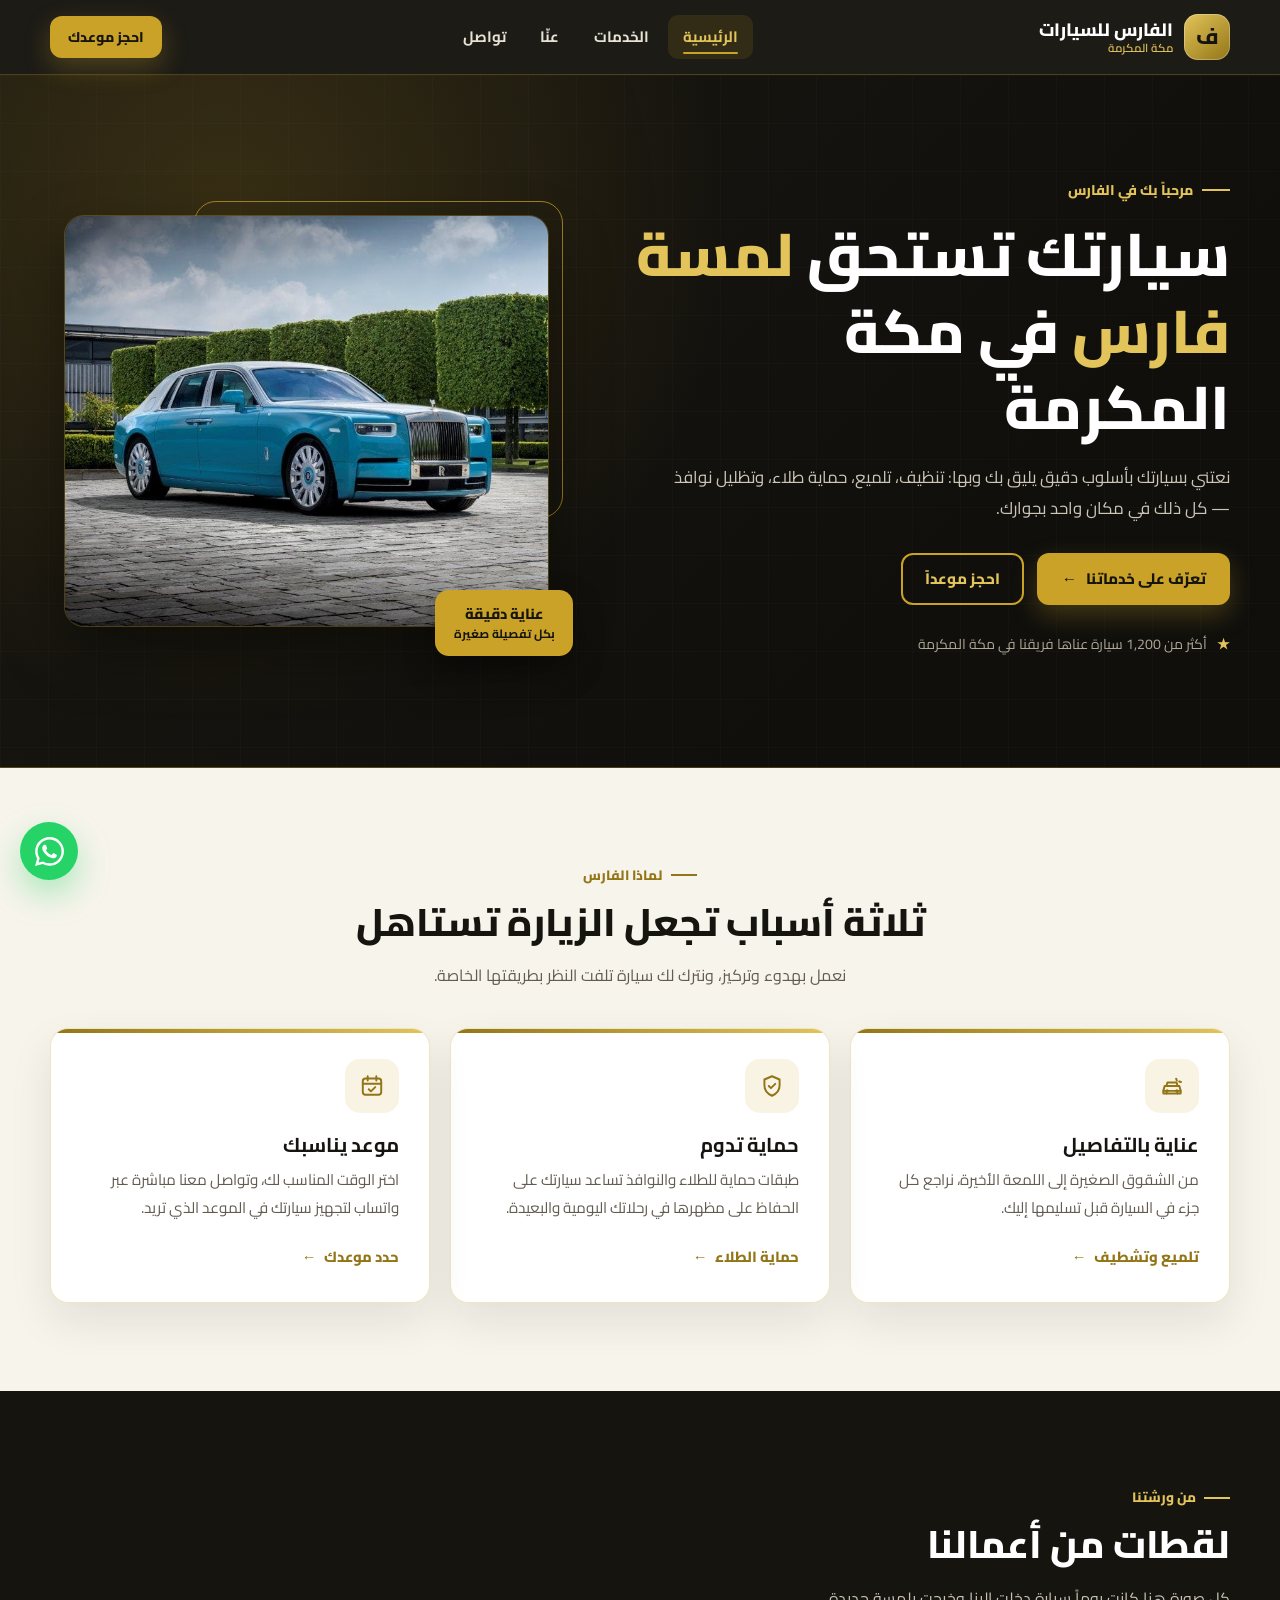
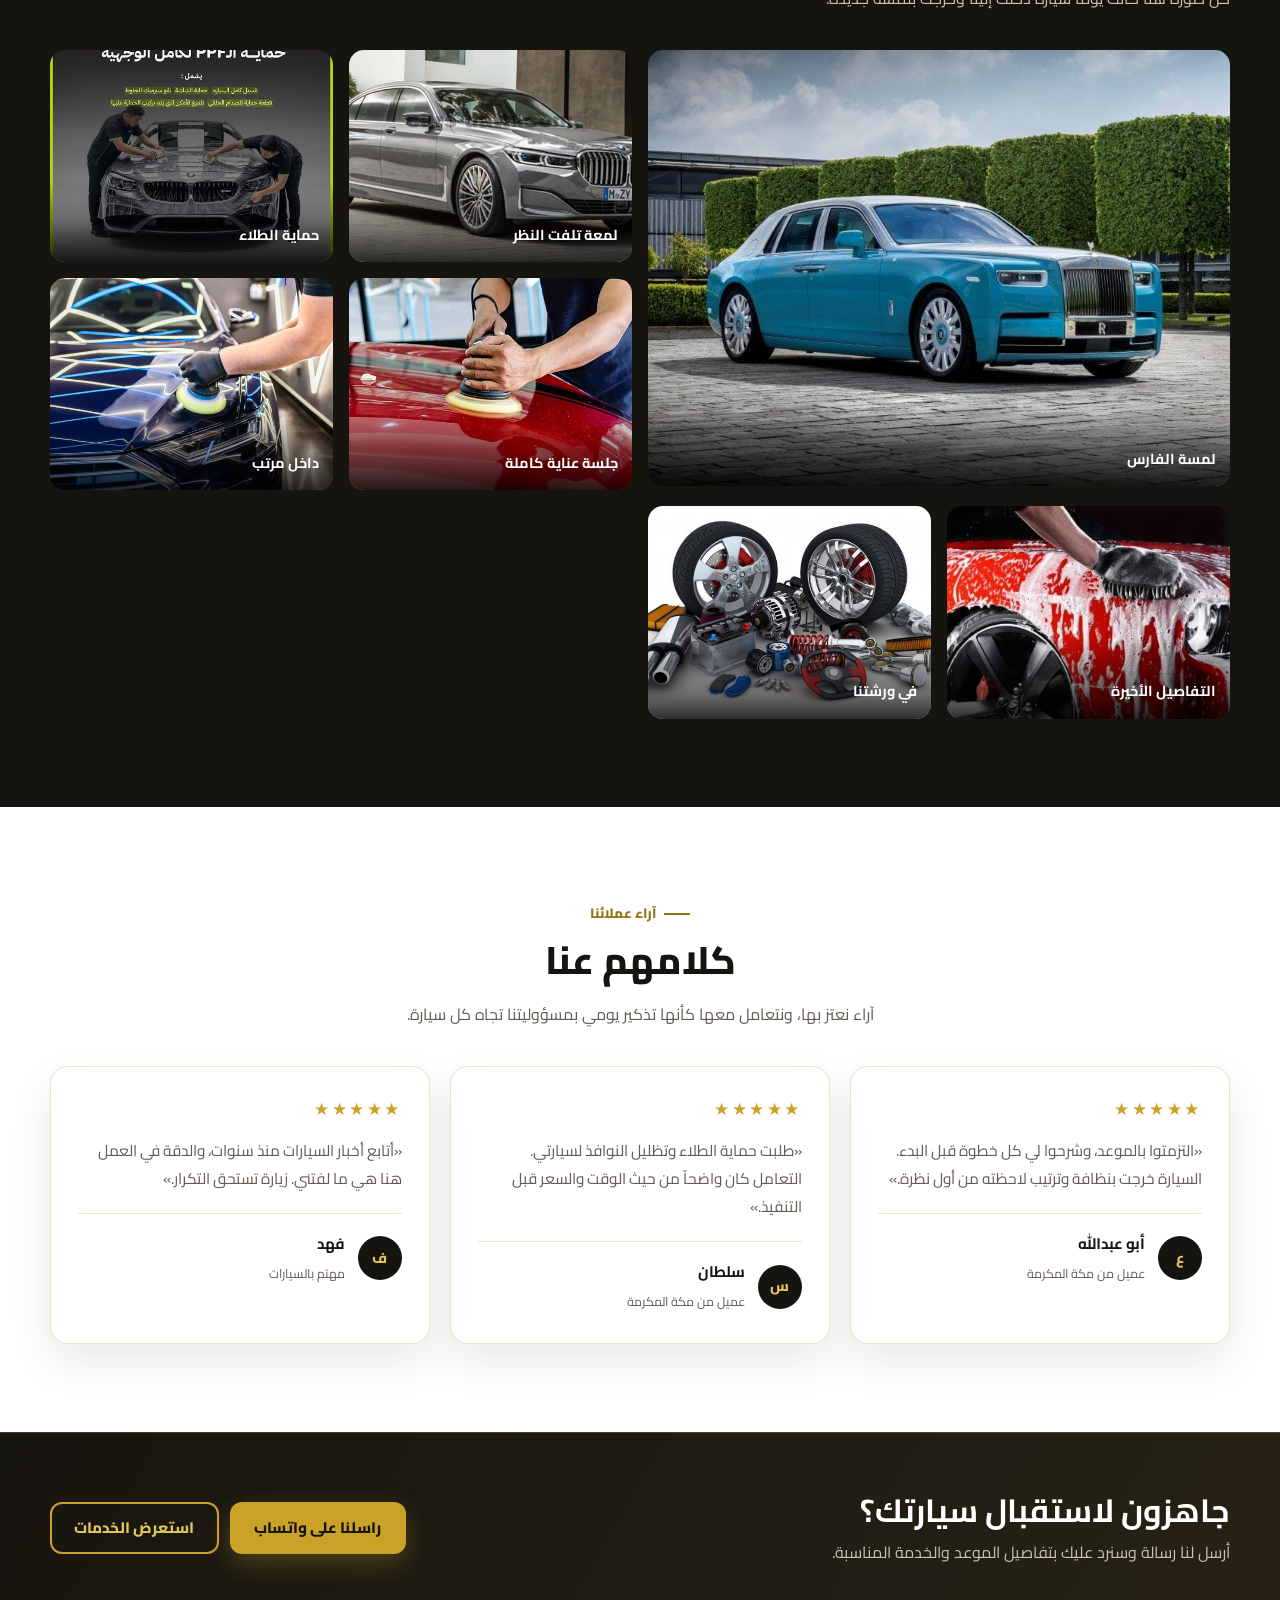
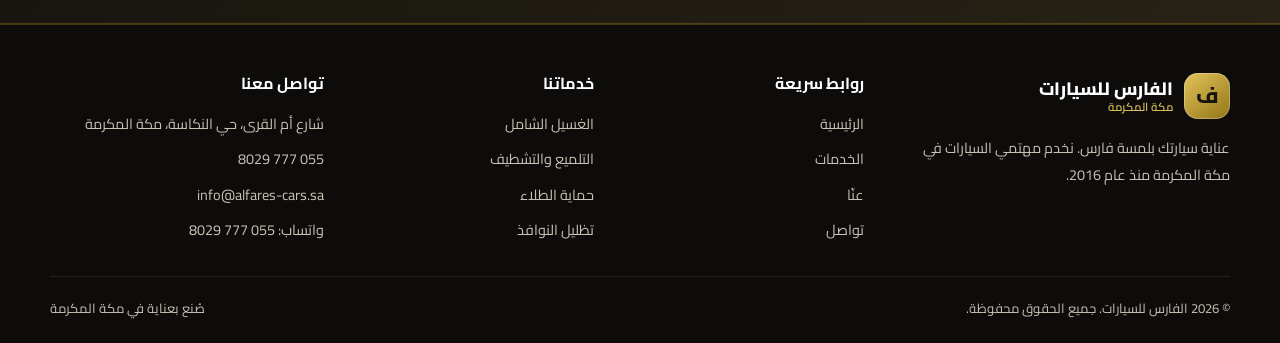
<file: index.html>
<!DOCTYPE html>
<html lang="ar" dir="rtl">
<head>
    <meta charset="UTF-8">
    <meta name="viewport" content="width=device-width, initial-scale=1.0">
    <title>الفارس للسيارات | مكة المكرمة</title>
    <meta name="description" content="الفارس للسيارات في مكة المكرمة — عناية وتلميع وحماية طلاء وتظليل نوافذ لعشاق السيارات. تواصل معنا عبر واتساب 0557778029.">
    <link rel="icon" href="data:image/svg+xml,<svg xmlns='http://www.w3.org/2000/svg' viewBox='0 0 64 64'><rect width='64' height='64' rx='14' fill='%23C9A227'/><text x='50%25' y='55%25' font-size='36' font-family='Arial' font-weight='bold' text-anchor='middle' fill='%2316140F'>F</text></svg>">
    <link rel="stylesheet" href="style.css">
</head>
<body>
    <a class="skip-link" href="#main">تخطَّ إلى المحتوى</a>

    <!-- الترويسة المشتركة -->
    <header class="site-header">
        <div class="container header-inner">
            <a class="brand" href="index.html" aria-label="الفارس للسيارات — الصفحة الرئيسية">
                <span class="brand-mark" aria-hidden="true">ف</span>
                <span class="brand-text">
                    <span class="brand-name">الفارس للسيارات</span>
                    <span class="brand-sub">مكة المكرمة</span>
                </span>
            </a>

            <nav class="nav" aria-label="التنقل الرئيسي">
                <a href="index.html" aria-current="page">الرئيسية</a>
                <a href="services.html">الخدمات</a>
                <a href="about.html">عنّا</a>
                <a href="contact.html">تواصل</a>
            </nav>

            <a class="btn btn--primary header-cta" href="https://wa.me/966557778029?text=%d9%85%d8%b1%d8%ad%d8%a8%d8%a7%d9%8b+%d8%a7%d9%84%d9%81%d8%a7%d8%b1%d8%b3+%d9%84%d9%84%d8%b3%d9%8a%d8%a7%d8%b1%d8%a7%d8%aa%d8%8c+%d8%a3%d9%88%d8%af+%d9%85%d8%b9%d8%b1%d9%81%d8%a9+%d8%a7%d9%84%d9%85%d8%b2%d9%8a%d8%af+%d8%b9%d9%86+%d8%ae%d8%af%d9%85%d8%a7%d8%aa%d9%83%d9%85.">احجز موعدك</a>

            <details class="mobile-menu">
                <summary>
                    <span class="hamburger" aria-hidden="true"><span></span><span></span><span></span></span>
                    القائمة
                </summary>
                <nav class="mobile-links" aria-label="تنقل الجوال">
                    <a href="index.html" aria-current="page">الرئيسية</a>
                    <a href="services.html">الخدمات</a>
                    <a href="about.html">عنّا</a>
                    <a href="contact.html">تواصل</a>
                    <a href="https://wa.me/966557778029?text=%d9%85%d8%b1%d8%ad%d8%a8%d8%a7%d9%8b+%d8%a7%d9%84%d9%81%d8%a7%d8%b1%d8%b3+%d9%84%d9%84%d8%b3%d9%8a%d8%a7%d8%b1%d8%a7%d8%aa%d8%8c+%d8%a3%d9%88%d8%af+%d9%85%d8%b9%d8%b1%d9%81%d8%a9+%d8%a7%d9%84%d9%85%d8%b2%d9%8a%d8%af+%d8%b9%d9%86+%d8%ae%d8%af%d9%85%d8%a7%d8%aa%d9%83%d9%85.">واتساب</a>
                </nav>
            </details>
        </div>
    </header>

    <main id="main">
        <!-- 1. الترحيب -->
        <section class="hero" aria-labelledby="hero-title">
            <div class="container hero-inner">
                <div class="hero-content">
                    <span class="eyebrow">مرحباً بك في الفارس</span>
                    <h1 id="hero-title">سيارتك تستحق <span>لمسة فارس</span> في مكة المكرمة</h1>
                    <p class="hero-lead">نعتني بسيارتك بأسلوب دقيق يليق بك وبها: تنظيف، تلميع، حماية طلاء، وتظليل نوافذ — كل ذلك في مكان واحد بجوارك.</p>
                    <div class="hero-actions">
                        <a class="btn btn--primary" href="services.html">تعرّف على خدماتنا <span aria-hidden="true">←</span></a>
                        <a class="btn btn--outline" href="contact.html">احجز موعداً</a>
                    </div>
                    <p class="hero-note"><span aria-hidden="true">★</span> أكثر من 1,200 سيارة عناها فريقنا في مكة المكرمة</p>
                </div>
                <div class="hero-visual">
                    <img src="rols.jpg" alt="سيارة فاخرة بعد جلسة عناية وتلميع لدى الفارس للسيارات" width="900" height="765">
                    <div class="hero-badge">عناية دقيقة<small>بكل تفصيلة صغيرة</small></div>
                </div>
            </div>
        </section>

        <!-- 2. ثلاث مميزات -->
        <section class="section" aria-labelledby="features-title">
            <div class="container">
                <div class="section-head section-head--center">
                    <span class="section-kicker">لماذا الفارس</span>
                    <h2 class="section-title" id="features-title">ثلاثة أسباب تجعل الزيارة تستاهل</h2>
                    <p class="section-lead">نعمل بهدوء وتركيز، ونترك لك سيارة تلفت النظر بطريقتها الخاصة.</p>
                </div>

                <div class="grid grid--3">
                    <article class="feature">
                        <div class="feature-icon" aria-hidden="true">
                            <svg viewBox="0 0 24 24"><path d="M4 16.5 5.2 12h13.6L20 16.5"/><path d="M4 16.5h16V19H4z"/><path d="M7 16.5v2.5M17 16.5v2.5"/><path d="m6.8 12 1-3.2h8.4l1 3.2"/><circle cx="7.5" cy="16.5" r=".6"/><circle cx="16.5" cy="16.5" r=".6"/><path d="m15.8 5.2.7 1.8M18.6 7.8l1.7.5"/></svg>
                        </div>
                        <h3>عناية بالتفاصيل</h3>
                        <p>من الشقوق الصغيرة إلى اللمعة الأخيرة، نراجع كل جزء في السيارة قبل تسليمها إليك.</p>
                        <a class="link-more" href="services.html#polish">تلميع وتشطيف <span aria-hidden="true">←</span></a>
                    </article>

                    <article class="feature">
                        <div class="feature-icon" aria-hidden="true">
                            <svg viewBox="0 0 24 24"><path d="M12 3 5 6v5.5c0 4.3 2.8 7.6 7 9.5 4.2-1.9 7-5.2 7-9.5V6z"/><path d="m9 12 2 2 4-4"/></svg>
                        </div>
                        <h3>حماية تدوم</h3>
                        <p>طبقات حماية للطلاء والنوافذ تساعد سيارتك على الحفاظ على مظهرها في رحلاتك اليومية والبعيدة.</p>
                        <a class="link-more" href="services.html#ppf">حماية الطلاء <span aria-hidden="true">←</span></a>
                    </article>

                    <article class="feature">
                        <div class="feature-icon" aria-hidden="true">
                            <svg viewBox="0 0 24 24"><rect x="3.5" y="5" width="17" height="15" rx="2.5"/><path d="M3.5 10h17M8 3v4M16 3v4"/><path d="m9 15 2 2 4-4"/></svg>
                        </div>
                        <h3>موعد يناسبك</h3>
                        <p>اختر الوقت المناسب لك، وتواصل معنا مباشرة عبر واتساب لتجهيز سيارتك في الموعد الذي تريد.</p>
                        <a class="link-more" href="contact.html">حدد موعدك <span aria-hidden="true">←</span></a>
                    </article>
                </div>
            </div>
        </section>

        <!-- 3. الصور -->
        <section class="section section--dark" aria-labelledby="gallery-title">
            <div class="container">
                <div class="section-head">
                    <span class="section-kicker">من ورشتنا</span>
                    <h2 class="section-title" id="gallery-title">لقطات من أعمالنا</h2>
                    <p class="section-lead">كل صورة هنا كانت يوماً سيارة دخلت إلينا وخرجت بلمسة جديدة.</p>
                </div>

                <div class="gallery-grid">
                    <figure class="gallery-item gallery-item--wide">
                        <img src="rols.jpg" alt="سيارة فاخرة ضمن أعمال الفارس للسيارات" loading="lazy" width="900" height="700">
                        <figcaption>لمسة الفارس</figcaption>
                    </figure>
                    <figure class="gallery-item">
                        <img src="bmw.jpg" alt="سيارة BMW بعد جلسة تلميع" loading="lazy" width="600" height="450">
                        <figcaption>لمعة تلفت النظر</figcaption>
                    </figure>
                    <figure class="gallery-item">
                        <img src="ppf.jpg" alt="طبقة حماية طلاء السيارة" loading="lazy" width="600" height="450">
                        <figcaption>حماية الطلاء</figcaption>
                    </figure>
                    <figure class="gallery-item">
                        <img src="123.jpg" alt="جلسة عناية كاملة للسيارة" loading="lazy" width="600" height="450">
                        <figcaption>جلسة عناية كاملة</figcaption>
                    </figure>
                    <figure class="gallery-item">
                        <img src="263.jpg" alt="تنظيف وتنسيق داخل السيارة" loading="lazy" width="600" height="450">
                        <figcaption>داخل مرتب</figcaption>
                    </figure>
                    <figure class="gallery-item">
                        <img src="44444.jpg" alt="تفاصيل نهائية في سيارة تم العناية بها" loading="lazy" width="600" height="450">
                        <figcaption>التفاصيل الأخيرة</figcaption>
                    </figure>
                    <figure class="gallery-item">
                        <img src="9999143676.jpg" alt="سيارة في ورشة الفارس للسيارات" loading="lazy" width="600" height="450">
                        <figcaption>في ورشتنا</figcaption>
                    </figure>
                </div>
            </div>
        </section>

        <!-- 4. الآراء -->
        <section class="section section--paper" aria-labelledby="reviews-title">
            <div class="container">
                <div class="section-head section-head--center">
                    <span class="section-kicker">آراء عملائنا</span>
                    <h2 class="section-title" id="reviews-title">كلامهم عنا</h2>
                    <p class="section-lead">آراء نعتز بها، ونتعامل معها كأنها تذكير يومي بمسؤوليتنا تجاه كل سيارة.</p>
                </div>

                <div class="grid grid--3">
                    <article class="review">
                        <div class="review-stars" aria-label="خمس نجوم">★★★★★</div>
                        <blockquote>«التزمتوا بالموعد، وشرحوا لي كل خطوة قبل البدء. السيارة خرجت بنظافة وترتيب لاحظته من أول نظرة.»</blockquote>
                        <div class="review-author">
                            <span class="avatar" aria-hidden="true">ع</span>
                            <div><strong>أبو عبدالله</strong><small>عميل من مكة المكرمة</small></div>
                        </div>
                    </article>

                    <article class="review">
                        <div class="review-stars" aria-label="خمس نجوم">★★★★★</div>
                        <blockquote>«طلبت حماية الطلاء وتظليل النوافذ لسيارتي. التعامل كان واضحاً من حيث الوقت والسعر قبل التنفيذ.»</blockquote>
                        <div class="review-author">
                            <span class="avatar" aria-hidden="true">س</span>
                            <div><strong>سلطان</strong><small>عميل من مكة المكرمة</small></div>
                        </div>
                    </article>

                    <article class="review">
                        <div class="review-stars" aria-label="خمس نجوم">★★★★★</div>
                        <blockquote>«أتابع أخبار السيارات منذ سنوات، والدقة في العمل هنا هي ما لفتني. زيارة تستحق التكرار.»</blockquote>
                        <div class="review-author">
                            <span class="avatar" aria-hidden="true">ف</span>
                            <div><strong>فهد</strong><small>مهتم بالسيارات</small></div>
                        </div>
                    </article>
                </div>
            </div>
        </section>

        <!-- لافتة ختامية -->
        <section class="cta-band" aria-label="احجز موعدك">
            <div class="container cta-inner">
                <div>
                    <h2>جاهزون لاستقبال سيارتك؟</h2>
                    <p>أرسل لنا رسالة وسنرد عليك بتفاصيل الموعد والخدمة المناسبة.</p>
                </div>
                <div class="cta-actions">
                    <a class="btn btn--primary" href="https://wa.me/966557778029?text=%d9%85%d8%b1%d8%ad%d8%a8%d8%a7%d9%8b+%d8%a7%d9%84%d9%81%d8%a7%d8%b1%d8%b3+%d9%84%d9%84%d8%b3%d9%8a%d8%a7%d8%b1%d8%a7%d8%aa%d8%8c+%d8%a3%d9%88%d8%af+%d8%a7%d9%84%d8%a7%d8%b3%d8%aa%d9%81%d8%b3%d8%a7%d8%b1+%d8%b9%d9%86+%d9%85%d9%88%d8%b9%d8%af.">راسلنا على واتساب</a>
                    <a class="btn btn--outline" href="services.html">استعرض الخدمات</a>
                </div>
            </div>
        </section>
    </main>

    <!-- التذييل المشترك -->
    <footer class="site-footer">
        <div class="container">
            <div class="footer-grid">
                <div class="footer-about">
                    <a class="brand" href="index.html" aria-label="الفارس للسيارات — الرئيسية">
                        <span class="brand-mark" aria-hidden="true">ف</span>
                        <span class="brand-text">
                            <span class="brand-name">الفارس للسيارات</span>
                            <span class="brand-sub">مكة المكرمة</span>
                        </span>
                    </a>
                    <p>عناية سيارتك بلمسة فارس. نخدم مهتمي السيارات في مكة المكرمة منذ عام 2016.</p>
                </div>

                <div>
                    <h2 class="footer-title">روابط سريعة</h2>
                    <nav class="footer-links" aria-label="روابط التذييل">
                        <a href="index.html">الرئيسية</a>
                        <a href="services.html">الخدمات</a>
                        <a href="about.html">عنّا</a>
                        <a href="contact.html">تواصل</a>
                    </nav>
                </div>

                <div>
                    <h2 class="footer-title">خدماتنا</h2>
                    <nav class="footer-links" aria-label="روابط الخدمات">
                        <a href="services.html#wash">الغسيل الشامل</a>
                        <a href="services.html#polish">التلميع والتشطيف</a>
                        <a href="services.html#ppf">حماية الطلاء</a>
                        <a href="services.html#tint">تظليل النوافذ</a>
                    </nav>
                </div>

                <div>
                    <h2 class="footer-title">تواصل معنا</h2>
                    <div class="footer-contact">
                        <span>شارع أم القرى، حي النكاسة، مكة المكرمة</span>
                        <a href="tel:+966557778029">055 777 8029</a>
                        <a href="mailto:info@alfares-cars.sa">info@alfares-cars.sa</a>
                        <a href="https://wa.me/966557778029?text=%d9%85%d8%b1%d8%ad%d8%a8%d8%a7%d9%8b+%d8%a7%d9%84%d9%81%d8%a7%d8%b1%d8%b3+%d9%84%d9%84%d8%b3%d9%8a%d8%a7%d8%b1%d8%a7%d8%aa%d8%8c+%d8%a3%d9%88%d8%af+%d9%85%d8%b9%d8%b1%d9%81%d8%a9+%d8%a7%d9%84%d9%85%d8%b2%d9%8a%d8%af+%d8%b9%d9%86+%d8%ae%d8%af%d9%85%d8%a7%d8%aa%d9%83%d9%85.">واتساب: 055 777 8029</a>
                    </div>
                </div>
            </div>

            <div class="footer-bottom">
                <span>© 2026 الفارس للسيارات. جميع الحقوق محفوظة.</span>
                <span>صُنع بعناية في مكة المكرمة</span>
            </div>
        </div>
    </footer>

    <!-- زر واتساب الثابت -->
    <a class="whatsapp-fab" href="https://wa.me/966557778029?text=%d9%85%d8%b1%d8%ad%d8%a8%d8%a7%d9%8b+%d8%a7%d9%84%d9%81%d8%a7%d8%b1%d8%b3+%d9%84%d9%84%d8%b3%d9%8a%d8%a7%d8%b1%d8%a7%d8%aa%d8%8c+%d8%a3%d9%88%d8%af+%d9%85%d8%b9%d8%b1%d9%81%d8%a9+%d8%a7%d9%84%d9%85%d8%b2%d9%8a%d8%af+%d8%b9%d9%86+%d8%ae%d8%af%d9%85%d8%a7%d8%aa%d9%83%d9%85." target="_blank" rel="noopener noreferrer" aria-label="تواصل مع الفارس للسيارات عبر واتساب" title="تواصل معنا عبر واتساب">
        <svg viewBox="0 0 24 24" aria-hidden="true"><path d="M17.472 14.382c-.297-.149-1.758-.867-2.03-.967-.273-.099-.471-.148-.67.15-.197.297-.767.966-.94 1.164-.173.199-.347.223-.644.075-.297-.15-1.255-.463-2.39-1.475-.883-.788-1.48-1.761-1.653-2.059-.173-.297-.018-.458.13-.606.134-.133.298-.347.446-.52.149-.174.198-.298.298-.498.099-.197.05-.371-.025-.52-.075-.149-.669-1.612-.916-2.207-.242-.579-.487-.5-.669-.51l-.57-.01c-.198 0-.52.074-.792.372-.272.297-1.04 1.016-1.04 2.479 0 1.462 1.065 2.875 1.213 3.074.149.198 2.096 3.2 5.077 4.487.709.306 1.262.489 1.694.625.712.227 1.36.195 1.871.118.571-.085 1.758-.719 2.006-1.413.248-.694.248-1.289.173-1.413-.074-.124-.272-.198-.57-.347m-5.421 7.403h-.004a9.87 9.87 0 0 1-5.031-1.378l-.361-.214-3.741.982.998-3.648-.235-.374a9.86 9.86 0 0 1-1.51-5.26c.001-5.45 4.436-9.884 9.888-9.884 2.64 0 5.122 1.03 6.988 2.898a9.825 9.825 0 0 1 2.893 6.994c-.003 5.45-4.437 9.884-9.885 9.884m8.413-18.297A11.815 11.815 0 0 0 12.05 0C5.495 0 .16 5.335.157 11.892c0 2.096.547 4.142 1.588 5.945L.057 24l6.305-1.654a11.882 11.882 0 0 0 5.683 1.448h.005c6.554 0 11.89-5.335 11.893-11.893a11.821 11.821 0 0 0-3.48-8.413Z"/></svg>
    </a>
</body>
</html>
</file>
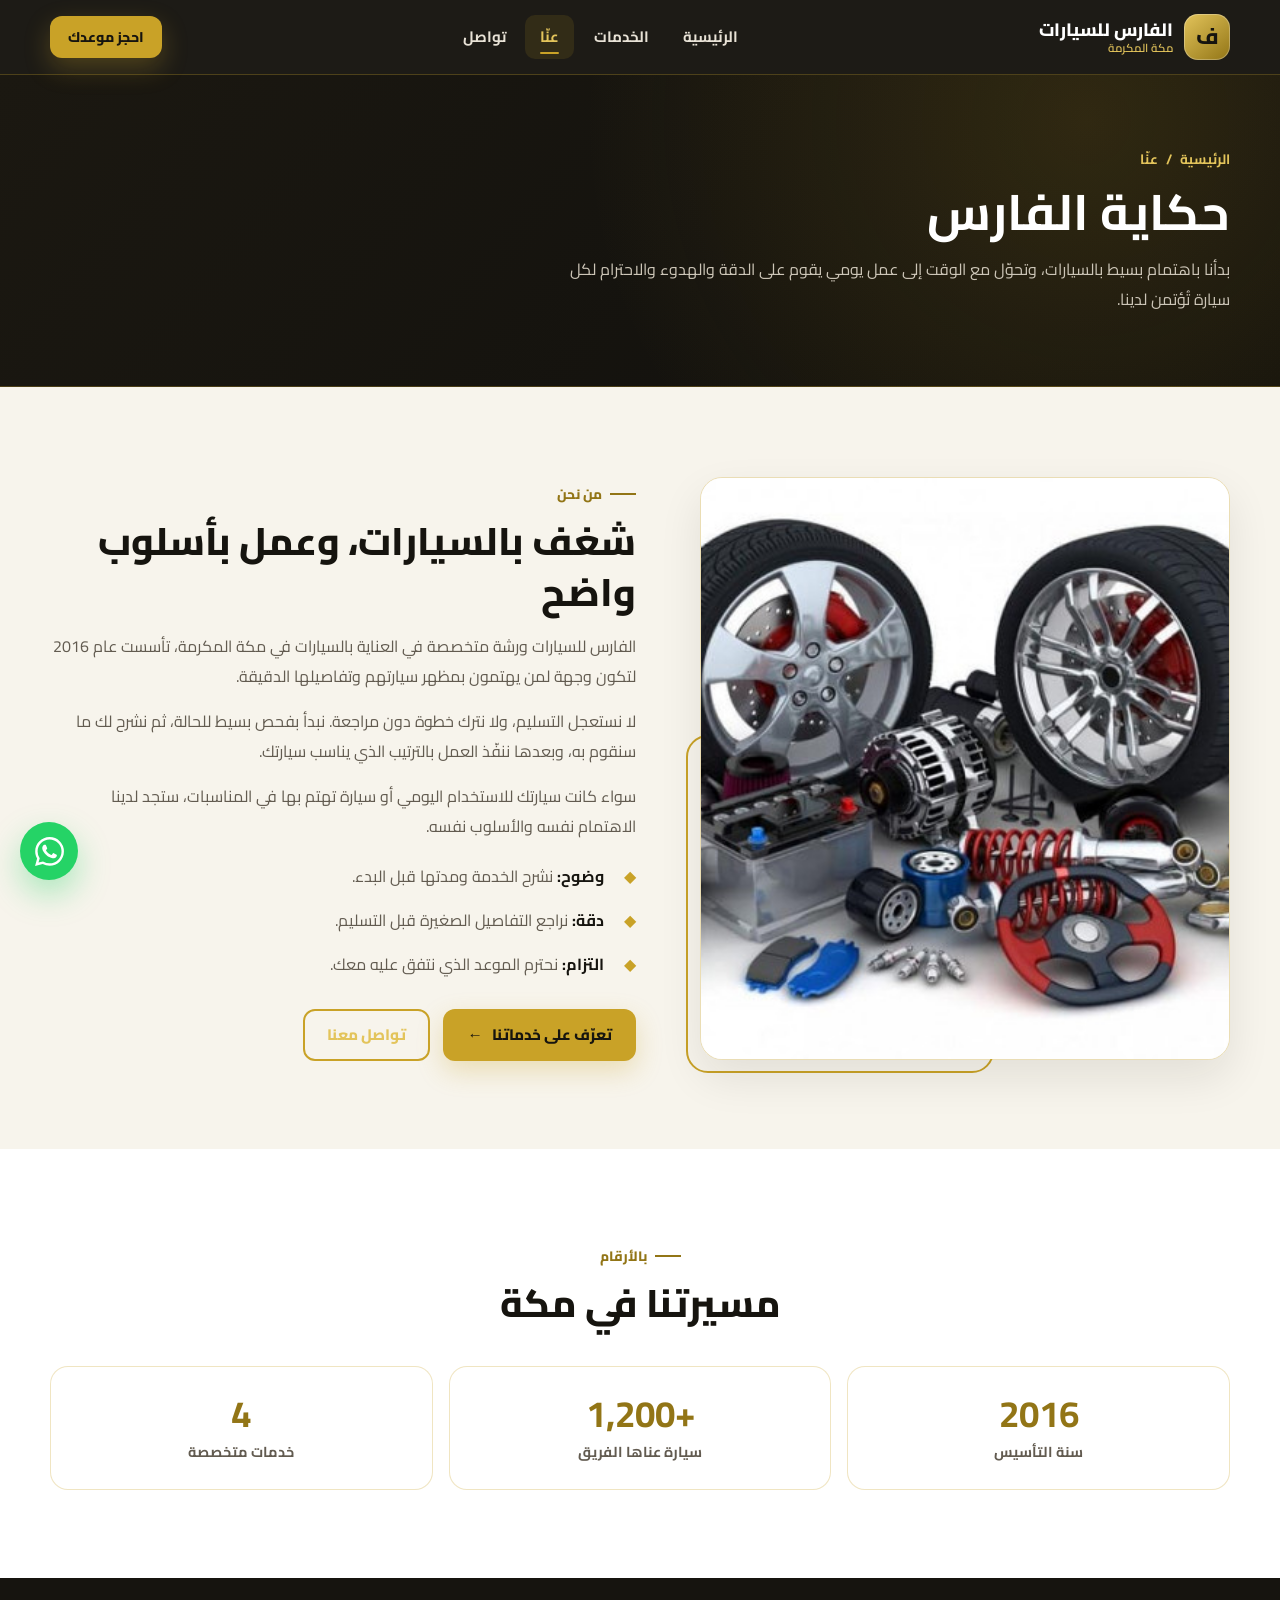
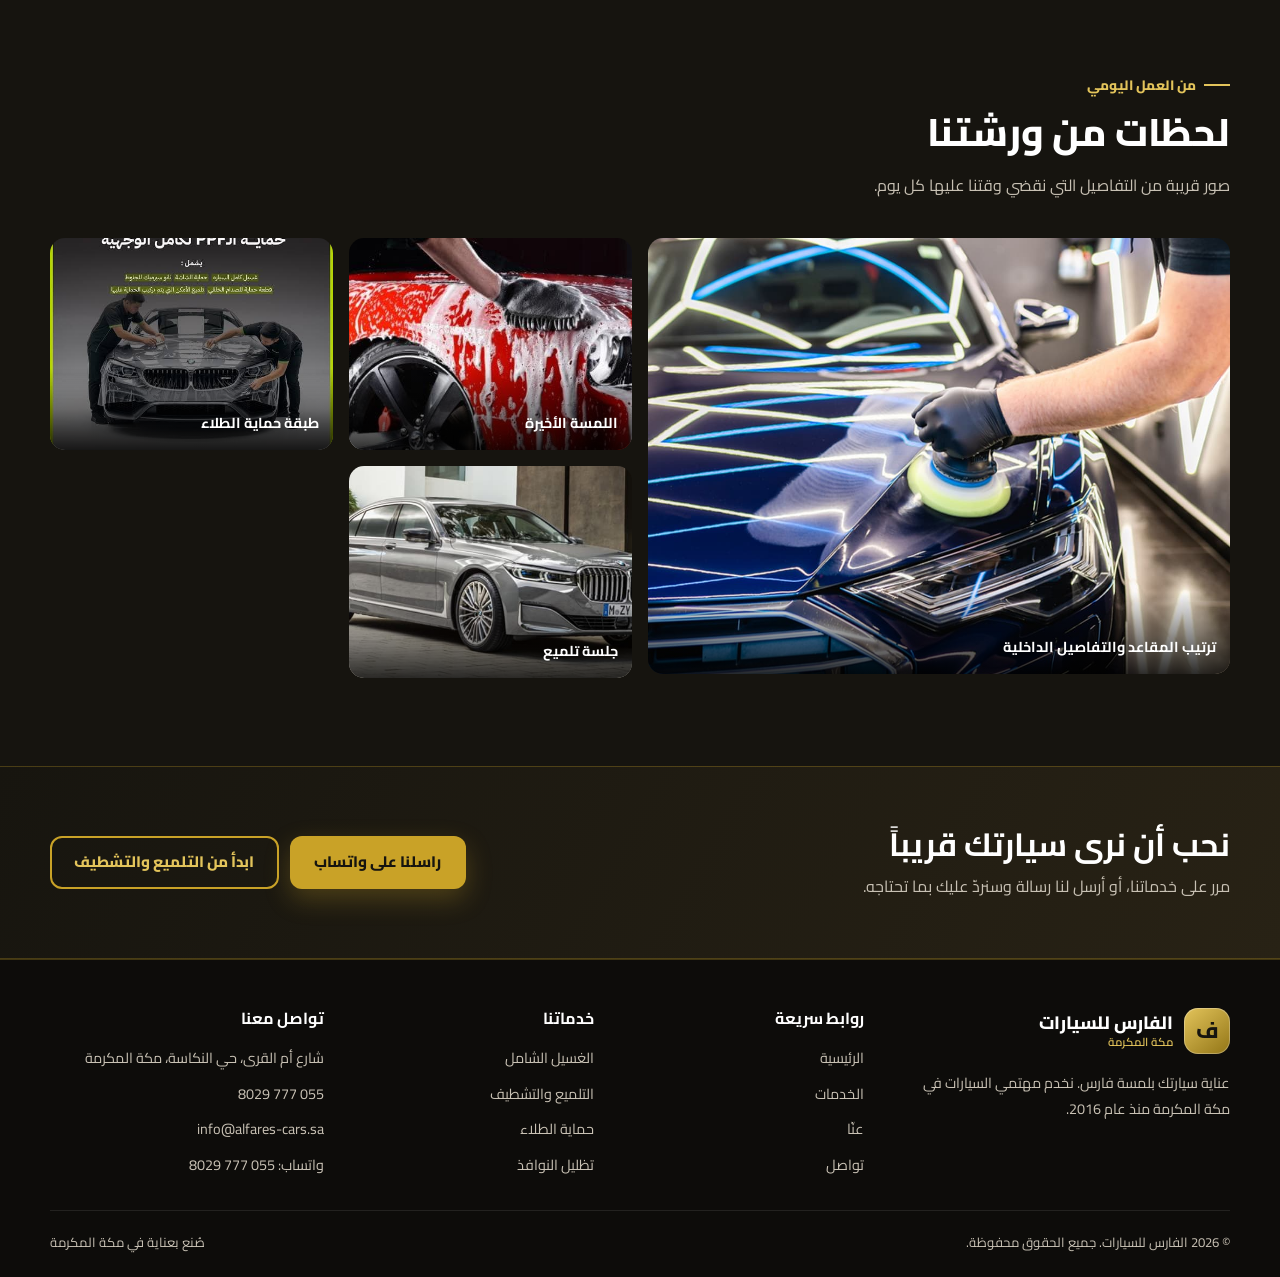
<file: about.html>
<!DOCTYPE html>
<html lang="ar" dir="rtl">
<head>
    <meta charset="UTF-8">
    <meta name="viewport" content="width=device-width, initial-scale=1.0">
    <title>عنّا | الفارس للسيارات — مكة المكرمة</title>
    <meta name="description" content="تعرّف على الفارس للسيارات في مكة المكرمة: فريق يهتم بتفاصيل السيارات، وخبرة في العناية والتلميع والحماية منذ عام 2016.">
    <link rel="icon" href="data:image/svg+xml,<svg xmlns='http://www.w3.org/2000/svg' viewBox='0 0 64 64'><rect width='64' height='64' rx='14' fill='%23C9A227'/><text x='50%25' y='55%25' font-size='36' font-family='Arial' font-weight='bold' text-anchor='middle' fill='%2316140F'>F</text></svg>">
    <link rel="stylesheet" href="style.css">
</head>
<body>
    <a class="skip-link" href="#main">تخطَّ إلى المحتوى</a>

    <!-- الترويسة المشتركة -->
    <header class="site-header">
        <div class="container header-inner">
            <a class="brand" href="index.html" aria-label="الفارس للسيارات — الصفحة الرئيسية">
                <span class="brand-mark" aria-hidden="true">ف</span>
                <span class="brand-text">
                    <span class="brand-name">الفارس للسيارات</span>
                    <span class="brand-sub">مكة المكرمة</span>
                </span>
            </a>

            <nav class="nav" aria-label="التنقل الرئيسي">
                <a href="index.html">الرئيسية</a>
                <a href="services.html">الخدمات</a>
                <a href="about.html" aria-current="page">عنّا</a>
                <a href="contact.html">تواصل</a>
            </nav>

            <a class="btn btn--primary header-cta" href="https://wa.me/966557778029?text=%d9%85%d8%b1%d8%ad%d8%a8%d8%a7%d9%8b+%d8%a7%d9%84%d9%81%d8%a7%d8%b1%d8%b3+%d9%84%d9%84%d8%b3%d9%8a%d8%a7%d8%b1%d8%a7%d8%aa%d8%8c+%d8%a3%d9%88%d8%af+%d9%85%d8%b9%d8%b1%d9%81%d8%a9+%d8%a7%d9%84%d9%85%d8%b2%d9%8a%d8%af+%d8%b9%d9%86+%d8%ae%d8%af%d9%85%d8%a7%d8%aa%d9%83%d9%85.">احجز موعدك</a>

            <details class="mobile-menu">
                <summary>
                    <span class="hamburger" aria-hidden="true"><span></span><span></span><span></span></span>
                    القائمة
                </summary>
                <nav class="mobile-links" aria-label="تنقل الجوال">
                    <a href="index.html">الرئيسية</a>
                    <a href="services.html">الخدمات</a>
                    <a href="about.html" aria-current="page">عنّا</a>
                    <a href="contact.html">تواصل</a>
                    <a href="https://wa.me/966557778029?text=%d9%85%d8%b1%d8%ad%d8%a8%d8%a7%d9%8b+%d8%a7%d9%84%d9%81%d8%a7%d8%b1%d8%b3+%d9%84%d9%84%d8%b3%d9%8a%d8%a7%d8%b1%d8%a7%d8%aa%d8%8c+%d8%a3%d9%88%d8%af+%d9%85%d8%b9%d8%b1%d9%81%d8%a9+%d8%a7%d9%84%d9%85%d8%b2%d9%8a%d8%af+%d8%b9%d9%86+%d8%ae%d8%af%d9%85%d8%a7%d8%aa%d9%83%d9%85.">واتساب</a>
                </nav>
            </details>
        </div>
    </header>

    <main id="main">
        <section class="page-banner" aria-labelledby="page-title">
            <div class="container">
                <div class="breadcrumb"><a href="index.html">الرئيسية</a><span aria-hidden="true">/</span><span>عنّا</span></div>
                <h1 id="page-title">حكاية الفارس</h1>
                <p>بدأنا باهتمام بسيط بالسيارات، وتحوّل مع الوقت إلى عمل يومي يقوم على الدقة والهدوء والاحترام لكل سيارة تُؤتمن لدينا.</p>
            </div>
        </section>

        <section class="section" aria-labelledby="story-title">
            <div class="container about-grid">
                <figure class="about-figure">
                    <img src="9999143676.jpg" alt="سيارة داخل ورشة الفارس للسيارات في مكة المكرمة" loading="lazy" width="900" height="990">
                </figure>
                <div class="about-content">
                    <span class="section-kicker">من نحن</span>
                    <h2 class="section-title" id="story-title">شغف بالسيارات، وعمل بأسلوب واضح</h2>
                    <p>الفارس للسيارات ورشة متخصصة في العناية بالسيارات في مكة المكرمة، تأسست عام 2016 لتكون وجهة لمن يهتمون بمظهر سيارتهم وتفاصيلها الدقيقة.</p>
                    <p>لا نستعجل التسليم، ولا نترك خطوة دون مراجعة. نبدأ بفحص بسيط للحالة، ثم نشرح لك ما سنقوم به، وبعدها ننفّذ العمل بالترتيب الذي يناسب سيارتك.</p>
                    <p>سواء كانت سيارتك للاستخدام اليومي أو سيارة تهتم بها في المناسبات، ستجد لدينا الاهتمام نفسه والأسلوب نفسه.</p>
                    <ul class="values-list">
                        <li><strong>وضوح:</strong> نشرح الخدمة ومدتها قبل البدء.</li>
                        <li><strong>دقة:</strong> نراجع التفاصيل الصغيرة قبل التسليم.</li>
                        <li><strong>التزام:</strong> نحترم الموعد الذي نتفق عليه معك.</li>
                    </ul>
                    <div class="hero-actions">
                        <a class="btn btn--primary" href="services.html">تعرّف على خدماتنا <span aria-hidden="true">←</span></a>
                        <a class="btn btn--outline" href="contact.html">تواصل معنا</a>
                    </div>
                </div>
            </div>
        </section>

        <section class="section section--paper" aria-labelledby="numbers-title">
            <div class="container">
                <div class="section-head section-head--center">
                    <span class="section-kicker">بالأرقام</span>
                    <h2 class="section-title" id="numbers-title">مسيرتنا في مكة</h2>
                </div>
                <div class="stats-grid">
                    <div class="stat"><strong>2016</strong><span>سنة التأسيس</span></div>
                    <div class="stat"><strong>+1,200</strong><span>سيارة عناها الفريق</span></div>
                    <div class="stat"><strong>4</strong><span>خدمات متخصصة</span></div>
                </div>
            </div>
        </section>

        <section class="section section--dark" aria-labelledby="work-title">
            <div class="container">
                <div class="section-head">
                    <span class="section-kicker">من العمل اليومي</span>
                    <h2 class="section-title" id="work-title">لحظات من ورشتنا</h2>
                    <p class="section-lead">صور قريبة من التفاصيل التي نقضي وقتنا عليها كل يوم.</p>
                </div>
                <div class="gallery-grid">
                    <figure class="gallery-item gallery-item--wide">
                        <img src="263.jpg" alt="تنسيق وتنظيف داخل السيارة" loading="lazy" width="900" height="700">
                        <figcaption>ترتيب المقاعد والتفاصيل الداخلية</figcaption>
                    </figure>
                    <figure class="gallery-item">
                        <img src="44444.jpg" alt="لمسات أخيرة على سيارة تم العناية بها" loading="lazy" width="600" height="450">
                        <figcaption>اللمسة الأخيرة</figcaption>
                    </figure>
                    <figure class="gallery-item">
                        <img src="ppf.jpg" alt="حماية طلاء السيارة بطبقة شفافة" loading="lazy" width="600" height="450">
                        <figcaption>طبقة حماية الطلاء</figcaption>
                    </figure>
                    <figure class="gallery-item">
                        <img src="bmw.jpg" alt="سيارة BMW في ورشة الفارس" loading="lazy" width="600" height="450">
                        <figcaption>جلسة تلميع</figcaption>
                    </figure>
                </div>
            </div>
        </section>

        <section class="cta-band" aria-label="احجز موعدك">
            <div class="container cta-inner">
                <div>
                    <h2>نحب أن نرى سيارتك قريباً</h2>
                    <p>مرر على خدماتنا، أو أرسل لنا رسالة وسنردّ عليك بما تحتاجه.</p>
                </div>
                <div class="cta-actions">
                    <a class="btn btn--primary" href="https://wa.me/966557778029?text=%d9%85%d8%b1%d8%ad%d8%a8%d8%a7%d9%8b+%d8%a7%d9%84%d9%81%d8%a7%d8%b1%d8%b3+%d9%84%d9%84%d8%b3%d9%8a%d8%a7%d8%b1%d8%a7%d8%aa%d8%8c+%d8%a3%d9%88%d8%af+%d8%a7%d9%84%d8%a7%d8%b3%d8%aa%d9%81%d8%b3%d8%a7%d8%b1+%d8%b9%d9%86+%d9%85%d9%88%d8%b9%d8%af.">راسلنا على واتساب</a>
                    <a class="btn btn--outline" href="services.html#polish">ابدأ من التلميع والتشطيف</a>
                </div>
            </div>
        </section>
    </main>

    <!-- التذييل المشترك -->
    <footer class="site-footer">
        <div class="container">
            <div class="footer-grid">
                <div class="footer-about">
                    <a class="brand" href="index.html" aria-label="الفارس للسيارات — الرئيسية">
                        <span class="brand-mark" aria-hidden="true">ف</span>
                        <span class="brand-text">
                            <span class="brand-name">الفارس للسيارات</span>
                            <span class="brand-sub">مكة المكرمة</span>
                        </span>
                    </a>
                    <p>عناية سيارتك بلمسة فارس. نخدم مهتمي السيارات في مكة المكرمة منذ عام 2016.</p>
                </div>

                <div>
                    <h2 class="footer-title">روابط سريعة</h2>
                    <nav class="footer-links" aria-label="روابط التذييل">
                        <a href="index.html">الرئيسية</a>
                        <a href="services.html">الخدمات</a>
                        <a href="about.html">عنّا</a>
                        <a href="contact.html">تواصل</a>
                    </nav>
                </div>

                <div>
                    <h2 class="footer-title">خدماتنا</h2>
                    <nav class="footer-links" aria-label="روابط الخدمات">
                        <a href="services.html#wash">الغسيل الشامل</a>
                        <a href="services.html#polish">التلميع والتشطيف</a>
                        <a href="services.html#ppf">حماية الطلاء</a>
                        <a href="services.html#tint">تظليل النوافذ</a>
                    </nav>
                </div>

                <div>
                    <h2 class="footer-title">تواصل معنا</h2>
                    <div class="footer-contact">
                        <span>شارع أم القرى، حي النكاسة، مكة المكرمة</span>
                        <a href="tel:+966557778029">055 777 8029</a>
                        <a href="mailto:info@alfares-cars.sa">info@alfares-cars.sa</a>
                        <a href="https://wa.me/966557778029?text=%d9%85%d8%b1%d8%ad%d8%a8%d8%a7%d9%8b+%d8%a7%d9%84%d9%81%d8%a7%d8%b1%d8%b3+%d9%84%d9%84%d8%b3%d9%8a%d8%a7%d8%b1%d8%a7%d8%aa%d8%8c+%d8%a3%d9%88%d8%af+%d9%85%d8%b9%d8%b1%d9%81%d8%a9+%d8%a7%d9%84%d9%85%d8%b2%d9%8a%d8%af+%d8%b9%d9%86+%d8%ae%d8%af%d9%85%d8%a7%d8%aa%d9%83%d9%85.">واتساب: 055 777 8029</a>
                    </div>
                </div>
            </div>

            <div class="footer-bottom">
                <span>© 2026 الفارس للسيارات. جميع الحقوق محفوظة.</span>
                <span>صُنع بعناية في مكة المكرمة</span>
            </div>
        </div>
    </footer>

    <!-- زر واتساب الثابت -->
    <a class="whatsapp-fab" href="https://wa.me/966557778029?text=%d9%85%d8%b1%d8%ad%d8%a8%d8%a7%d9%8b+%d8%a7%d9%84%d9%81%d8%a7%d8%b1%d8%b3+%d9%84%d9%84%d8%b3%d9%8a%d8%a7%d8%b1%d8%a7%d8%aa%d8%8c+%d8%a3%d9%88%d8%af+%d9%85%d8%b9%d8%b1%d9%81%d8%a9+%d8%a7%d9%84%d9%85%d8%b2%d9%8a%d8%af+%d8%b9%d9%86+%d8%ae%d8%af%d9%85%d8%a7%d8%aa%d9%83%d9%85." target="_blank" rel="noopener noreferrer" aria-label="تواصل مع الفارس للسيارات عبر واتساب" title="تواصل معنا عبر واتساب">
        <svg viewBox="0 0 24 24" aria-hidden="true"><path d="M17.472 14.382c-.297-.149-1.758-.867-2.03-.967-.273-.099-.471-.148-.67.15-.197.297-.767.966-.94 1.164-.173.199-.347.223-.644.075-.297-.15-1.255-.463-2.39-1.475-.883-.788-1.48-1.761-1.653-2.059-.173-.297-.018-.458.13-.606.134-.133.298-.347.446-.52.149-.174.198-.298.298-.498.099-.197.05-.371-.025-.52-.075-.149-.669-1.612-.916-2.207-.242-.579-.487-.5-.669-.51l-.57-.01c-.198 0-.52.074-.792.372-.272.297-1.04 1.016-1.04 2.479 0 1.462 1.065 2.875 1.213 3.074.149.198 2.096 3.2 5.077 4.487.709.306 1.262.489 1.694.625.712.227 1.36.195 1.871.118.571-.085 1.758-.719 2.006-1.413.248-.694.248-1.289.173-1.413-.074-.124-.272-.198-.57-.347m-5.421 7.403h-.004a9.87 9.87 0 0 1-5.031-1.378l-.361-.214-3.741.982.998-3.648-.235-.374a9.86 9.86 0 0 1-1.51-5.26c.001-5.45 4.436-9.884 9.888-9.884 2.64 0 5.122 1.03 6.988 2.898a9.825 9.825 0 0 1 2.893 6.994c-.003 5.45-4.437 9.884-9.885 9.884m8.413-18.297A11.815 11.815 0 0 0 12.05 0C5.495 0 .16 5.335.157 11.892c0 2.096.547 4.142 1.588 5.945L.057 24l6.305-1.654a11.882 11.882 0 0 0 5.683 1.448h.005c6.554 0 11.89-5.335 11.893-11.893a11.821 11.821 0 0 0-3.48-8.413Z"/></svg>
    </a>
</body>
</html>
</file>
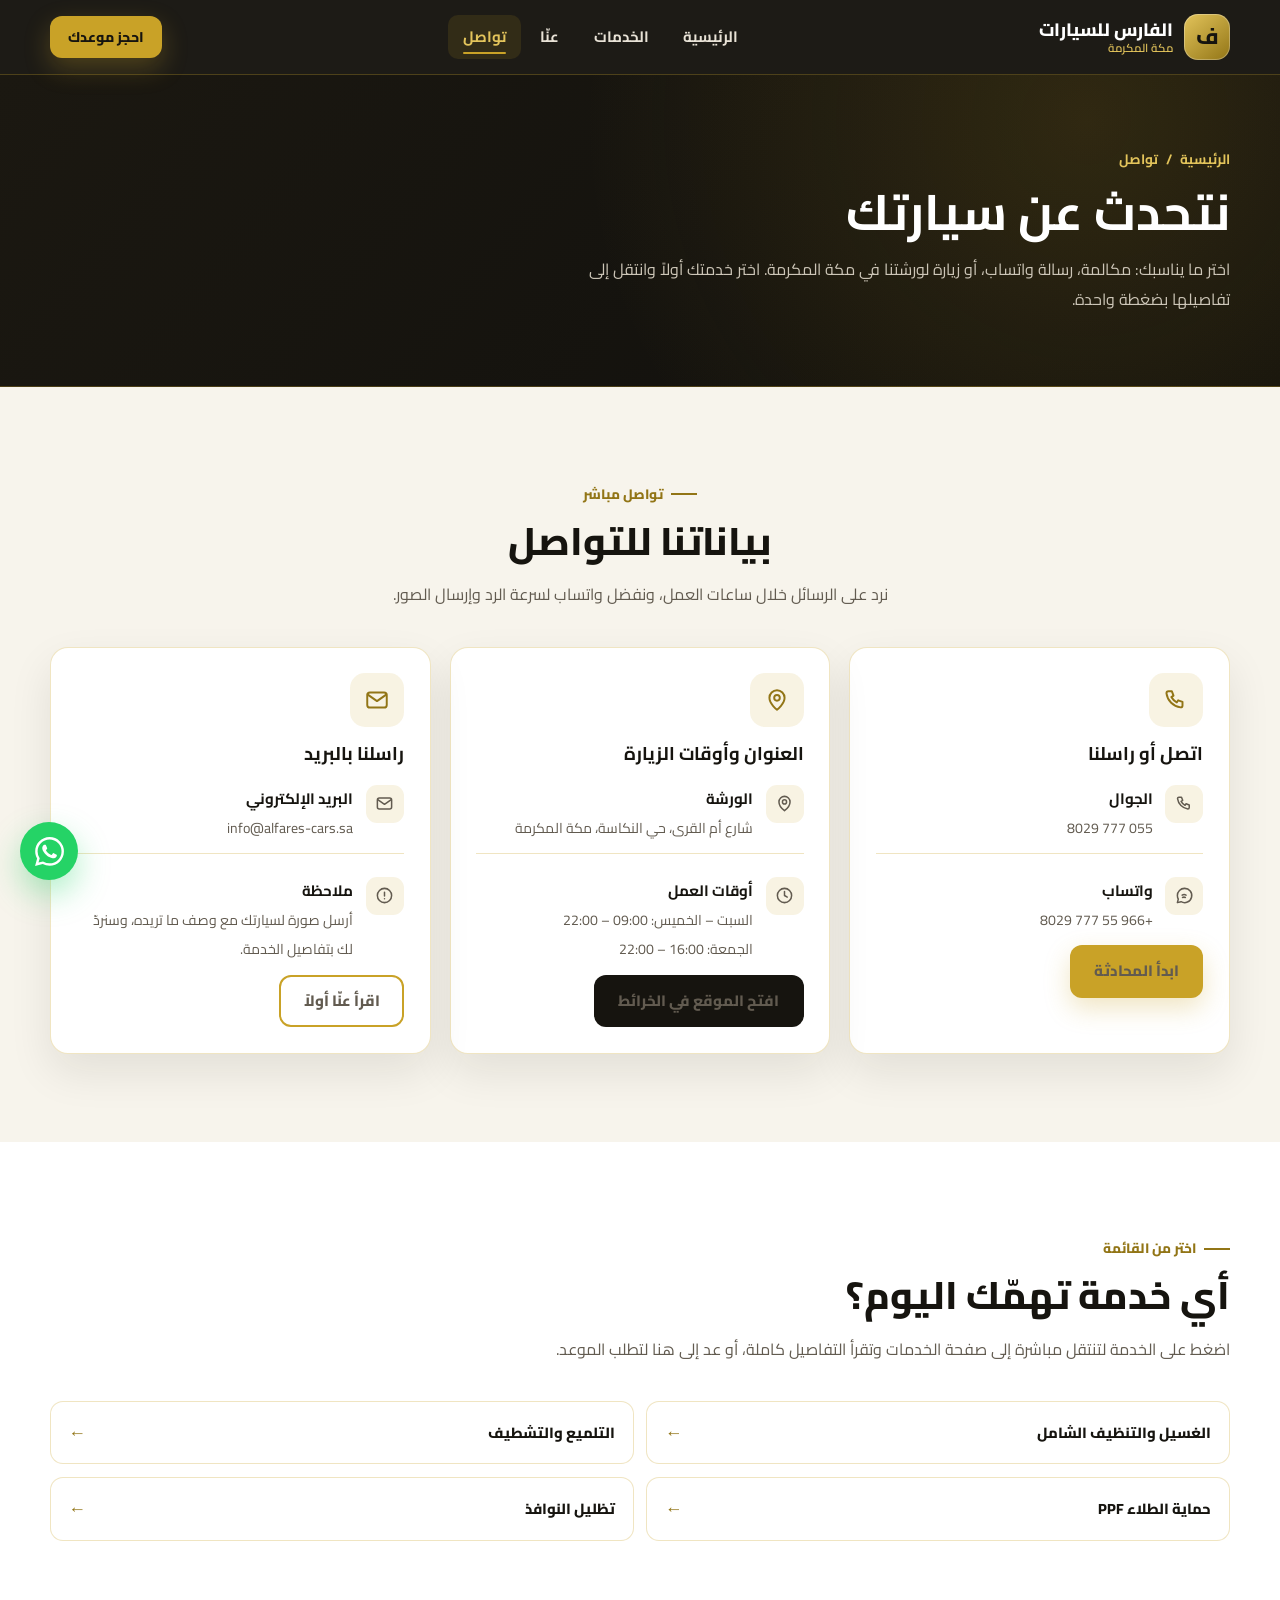
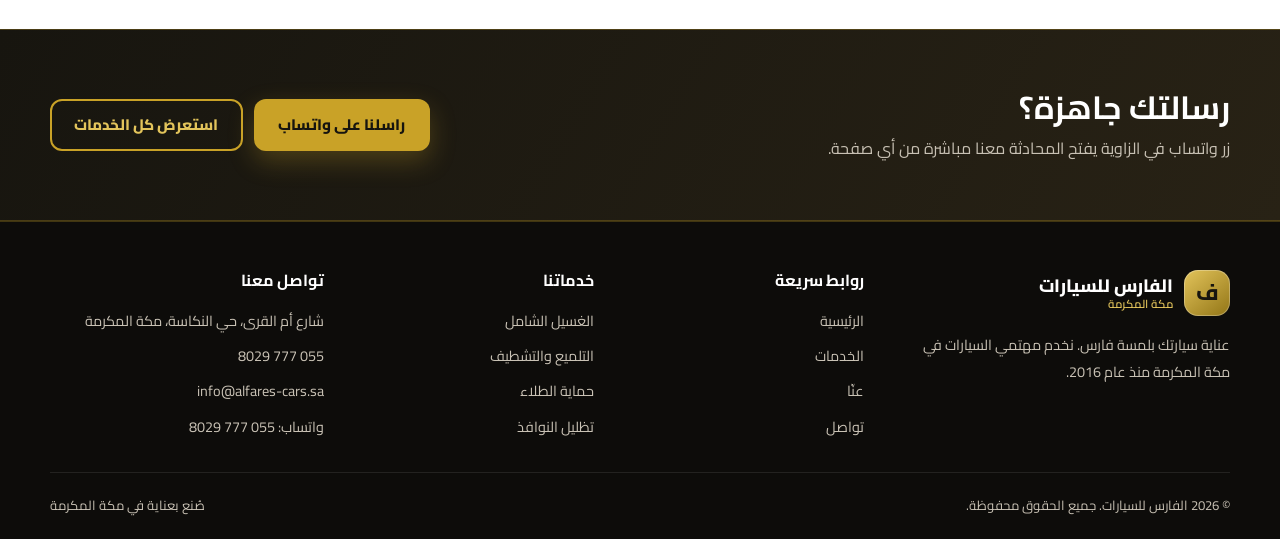
<file: contact.html>
<!DOCTYPE html>
<html lang="ar" dir="rtl">
<head>
    <meta charset="UTF-8">
    <meta name="viewport" content="width=device-width, initial-scale=1.0">
    <title>تواصل | الفارس للسيارات — مكة المكرمة</title>
    <meta name="description" content="تواصل مع الفارس للسيارات في مكة المكرمة عبر الهاتف أو واتساب 0557778029، واطّلع على أوقات العمل والخدمات المتاحة.">
    <link rel="icon" href="data:image/svg+xml,<svg xmlns='http://www.w3.org/2000/svg' viewBox='0 0 64 64'><rect width='64' height='64' rx='14' fill='%23C9A227'/><text x='50%25' y='55%25' font-size='36' font-family='Arial' font-weight='bold' text-anchor='middle' fill='%2316140F'>F</text></svg>">
    <link rel="stylesheet" href="style.css">
</head>
<body>
    <a class="skip-link" href="#main">تخطَّ إلى المحتوى</a>

    <!-- الترويسة المشتركة -->
    <header class="site-header">
        <div class="container header-inner">
            <a class="brand" href="index.html" aria-label="الفارس للسيارات — الصفحة الرئيسية">
                <span class="brand-mark" aria-hidden="true">ف</span>
                <span class="brand-text">
                    <span class="brand-name">الفارس للسيارات</span>
                    <span class="brand-sub">مكة المكرمة</span>
                </span>
            </a>

            <nav class="nav" aria-label="التنقل الرئيسي">
                <a href="index.html">الرئيسية</a>
                <a href="services.html">الخدمات</a>
                <a href="about.html">عنّا</a>
                <a href="contact.html" aria-current="page">تواصل</a>
            </nav>

            <a class="btn btn--primary header-cta" href="https://wa.me/966557778029?text=%d9%85%d8%b1%d8%ad%d8%a8%d8%a7%d9%8b+%d8%a7%d9%84%d9%81%d8%a7%d8%b1%d8%b3+%d9%84%d9%84%d8%b3%d9%8a%d8%a7%d8%b1%d8%a7%d8%aa%d8%8c+%d8%a3%d9%88%d8%af+%d9%85%d8%b9%d8%b1%d9%81%d8%a9+%d8%a7%d9%84%d9%85%d8%b2%d9%8a%d8%af+%d8%b9%d9%86+%d8%ae%d8%af%d9%85%d8%a7%d8%aa%d9%83%d9%85.">احجز موعدك</a>

            <details class="mobile-menu">
                <summary>
                    <span class="hamburger" aria-hidden="true"><span></span><span></span><span></span></span>
                    القائمة
                </summary>
                <nav class="mobile-links" aria-label="تنقل الجوال">
                    <a href="index.html">الرئيسية</a>
                    <a href="services.html">الخدمات</a>
                    <a href="about.html">عنّا</a>
                    <a href="contact.html" aria-current="page">تواصل</a>
                    <a href="https://wa.me/966557778029?text=%d9%85%d8%b1%d8%ad%d8%a8%d8%a7%d9%8b+%d8%a7%d9%84%d9%81%d8%a7%d8%b1%d8%b3+%d9%84%d9%84%d8%b3%d9%8a%d8%a7%d8%b1%d8%a7%d8%aa%d8%8c+%d8%a3%d9%88%d8%af+%d9%85%d8%b9%d8%b1%d9%81%d8%a9+%d8%a7%d9%84%d9%85%d8%b2%d9%8a%d8%af+%d8%b9%d9%86+%d8%ae%d8%af%d9%85%d8%a7%d8%aa%d9%83%d9%85.">واتساب</a>
                </nav>
            </details>
        </div>
    </header>

    <main id="main">
        <section class="page-banner" aria-labelledby="page-title">
            <div class="container">
                <div class="breadcrumb"><a href="index.html">الرئيسية</a><span aria-hidden="true">/</span><span>تواصل</span></div>
                <h1 id="page-title">نتحدث عن سيارتك</h1>
                <p>اختر ما يناسبك: مكالمة، رسالة واتساب، أو زيارة لورشتنا في مكة المكرمة. اختر خدمتك أولاً وانتقل إلى تفاصيلها بضغطة واحدة.</p>
            </div>
        </section>

        <section class="section" aria-labelledby="contact-title">
            <div class="container">
                <div class="section-head section-head--center">
                    <span class="section-kicker">تواصل مباشر</span>
                    <h2 class="section-title" id="contact-title">بياناتنا للتواصل</h2>
                    <p class="section-lead">نرد على الرسائل خلال ساعات العمل، ونفضل واتساب لسرعة الرد وإرسال الصور.</p>
                </div>

                <div class="contact-grid">
                    <article class="contact-card">
                        <div class="feature-icon" aria-hidden="true">
                            <svg viewBox="0 0 24 24"><path d="M5 4h3.2l1.5 4-2 1.3a13 13 0 0 0 5 5l1.3-2 4 1.5v3.2c0 1-.8 1.8-1.8 1.8A15.2 15.2 0 0 1 3.2 5.8C3.2 4.8 4 4 5 4Z"/></svg>
                        </div>
                        <h2>اتصل أو راسلنا</h2>
                        <div class="contact-details">
                            <div class="detail-row">
                                <span class="detail-icon" aria-hidden="true"><svg viewBox="0 0 24 24"><path d="M5 4h3.2l1.5 4-2 1.3a13 13 0 0 0 5 5l1.3-2 4 1.5v3.2c0 1-.8 1.8-1.8 1.8A15.2 15.2 0 0 1 3.2 5.8C3.2 4.8 4 4 5 4Z"/></svg></span>
                                <div><strong>الجوال</strong><a href="tel:+966557778029">055 777 8029</a></div>
                            </div>
                            <div class="detail-row">
                                <span class="detail-icon" aria-hidden="true"><svg viewBox="0 0 24 24"><path d="M12 3c-5 0-9 4-9 9 0 1.6.4 3.1 1.2 4.5L3 21l4.7-1.2A9 9 0 1 0 12 3Z"/><path d="M9 11.5c1.7-.9 3.3-.9 5 0M9.5 14.5c1.2-.6 2.4-.6 3.6 0"/></svg></span>
                                <div><strong>واتساب</strong><a href="https://wa.me/966557778029?text=%d9%85%d8%b1%d8%ad%d8%a8%d8%a7%d9%8b+%d8%a7%d9%84%d9%81%d8%a7%d8%b1%d8%b3+%d9%84%d9%84%d8%b3%d9%8a%d8%a7%d8%b1%d8%a7%d8%aa%d8%8c+%d8%a3%d9%88%d8%af+%d8%a7%d9%84%d8%a7%d8%b3%d8%aa%d9%81%d8%b3%d8%a7%d8%b1+%d8%b9%d9%86+%d9%85%d9%88%d8%b9%d8%af.">+966 55 777 8029</a></div>
                            </div>
                        </div>
                        <a class="btn btn--primary" href="https://wa.me/966557778029?text=%d9%85%d8%b1%d8%ad%d8%a8%d8%a7%d9%8b+%d8%a7%d9%84%d9%81%d8%a7%d8%b1%d8%b3+%d9%84%d9%84%d8%b3%d9%8a%d8%a7%d8%b1%d8%a7%d8%aa%d8%8c+%d8%a3%d9%88%d8%af+%d8%a7%d9%84%d8%a7%d8%b3%d8%aa%d9%81%d8%b3%d8%a7%d8%b1+%d8%b9%d9%86+%d9%85%d9%88%d8%b9%d8%af.">ابدأ المحادثة</a>
                    </article>

                    <article class="contact-card">
                        <div class="feature-icon" aria-hidden="true">
                            <svg viewBox="0 0 24 24"><path d="M12 21s7-5.3 7-11a7 7 0 1 0-14 0c0 5.7 7 11 7 11Z"/><circle cx="12" cy="10" r="2.6"/></svg>
                        </div>
                        <h2>العنوان وأوقات الزيارة</h2>
                        <div class="contact-details">
                            <div class="detail-row">
                                <span class="detail-icon" aria-hidden="true"><svg viewBox="0 0 24 24"><path d="M12 21s7-5.3 7-11a7 7 0 1 0-14 0c0 5.7 7 11 7 11Z"/><circle cx="12" cy="10" r="2.6"/></svg></span>
                                <div><strong>الورشة</strong><span>شارع أم القرى، حي النكاسة، مكة المكرمة</span></div>
                            </div>
                            <div class="detail-row">
                                <span class="detail-icon" aria-hidden="true"><svg viewBox="0 0 24 24"><circle cx="12" cy="12" r="9"/><path d="M12 7v5l3.5 2"/></svg></span>
                                <div><strong>أوقات العمل</strong><span>السبت – الخميس: 09:00 – 22:00<br>الجمعة: 16:00 – 22:00</span></div>
                            </div>
                        </div>
                        <a class="btn btn--dark" href="https://www.google.com/maps/search/?api=1&query=Umm+Al+Qura+Street+Mecca">افتح الموقع في الخرائط</a>
                    </article>

                    <article class="contact-card">
                        <div class="feature-icon" aria-hidden="true">
                            <svg viewBox="0 0 24 24"><rect x="3" y="5" width="18" height="14" rx="2.5"/><path d="m3.5 7 8.5 6 8.5-6"/></svg>
                        </div>
                        <h2>راسلنا بالبريد</h2>
                        <div class="contact-details">
                            <div class="detail-row">
                                <span class="detail-icon" aria-hidden="true"><svg viewBox="0 0 24 24"><rect x="3" y="5" width="18" height="14" rx="2.5"/><path d="m3.5 7 8.5 6 8.5-6"/></svg></span>
                                <div><strong>البريد الإلكتروني</strong><a href="mailto:info@alfares-cars.sa">info@alfares-cars.sa</a></div>
                            </div>
                            <div class="detail-row">
                                <span class="detail-icon" aria-hidden="true"><svg viewBox="0 0 24 24"><circle cx="12" cy="12" r="9"/><path d="M12 8v4.5M12 16h.01"/></svg></span>
                                <div><strong>ملاحظة</strong><span>أرسل صورة لسيارتك مع وصف ما تريده، وسنردّ لك بتفاصيل الخدمة.</span></div>
                            </div>
                        </div>
                        <a class="btn btn--outline" href="about.html">اقرأ عنّا أولاً</a>
                    </article>
                </div>
            </div>
        </section>

        <!-- الانتقال إلى الخدمات من صفحة التواصل -->
        <section class="section section--paper" aria-labelledby="shortcuts-title">
            <div class="container">
                <div class="section-head">
                    <span class="section-kicker">اختر من القائمة</span>
                    <h2 class="section-title" id="shortcuts-title">أي خدمة تهمّك اليوم؟</h2>
                    <p class="section-lead">اضغط على الخدمة لتنتقل مباشرة إلى صفحة الخدمات وتقرأ التفاصيل كاملة، أو عد إلى هنا لتطلب الموعد.</p>
                </div>
                <div class="service-shortcuts">
                    <a class="service-shortcut" href="services.html#wash">الغسيل والتنظيف الشامل <small aria-hidden="true">←</small></a>
                    <a class="service-shortcut" href="services.html#polish">التلميع والتشطيف <small aria-hidden="true">←</small></a>
                    <a class="service-shortcut" href="services.html#ppf">حماية الطلاء PPF <small aria-hidden="true">←</small></a>
                    <a class="service-shortcut" href="services.html#tint">تظليل النوافذ <small aria-hidden="true">←</small></a>
                </div>
            </div>
        </section>

        <section class="cta-band" aria-label="راسلنا الآن">
            <div class="container cta-inner">
                <div>
                    <h2>رسالتك جاهزة؟</h2>
                    <p>زر واتساب في الزاوية يفتح المحادثة معنا مباشرة من أي صفحة.</p>
                </div>
                <div class="cta-actions">
                    <a class="btn btn--primary" href="https://wa.me/966557778029?text=%d9%85%d8%b1%d8%ad%d8%a8%d8%a7%d9%8b+%d8%a7%d9%84%d9%81%d8%a7%d8%b1%d8%b3+%d9%84%d9%84%d8%b3%d9%8a%d8%a7%d8%b1%d8%a7%d8%aa%d8%8c+%d8%a3%d9%88%d8%af+%d8%a7%d9%84%d8%a7%d8%b3%d8%aa%d9%81%d8%b3%d8%a7%d8%b1+%d8%b9%d9%86+%d9%85%d9%88%d8%b9%d8%af.">راسلنا على واتساب</a>
                    <a class="btn btn--outline" href="services.html">استعرض كل الخدمات</a>
                </div>
            </div>
        </section>
    </main>

    <!-- التذييل المشترك -->
    <footer class="site-footer">
        <div class="container">
            <div class="footer-grid">
                <div class="footer-about">
                    <a class="brand" href="index.html" aria-label="الفارس للسيارات — الرئيسية">
                        <span class="brand-mark" aria-hidden="true">ف</span>
                        <span class="brand-text">
                            <span class="brand-name">الفارس للسيارات</span>
                            <span class="brand-sub">مكة المكرمة</span>
                        </span>
                    </a>
                    <p>عناية سيارتك بلمسة فارس. نخدم مهتمي السيارات في مكة المكرمة منذ عام 2016.</p>
                </div>

                <div>
                    <h2 class="footer-title">روابط سريعة</h2>
                    <nav class="footer-links" aria-label="روابط التذييل">
                        <a href="index.html">الرئيسية</a>
                        <a href="services.html">الخدمات</a>
                        <a href="about.html">عنّا</a>
                        <a href="contact.html">تواصل</a>
                    </nav>
                </div>

                <div>
                    <h2 class="footer-title">خدماتنا</h2>
                    <nav class="footer-links" aria-label="روابط الخدمات">
                        <a href="services.html#wash">الغسيل الشامل</a>
                        <a href="services.html#polish">التلميع والتشطيف</a>
                        <a href="services.html#ppf">حماية الطلاء</a>
                        <a href="services.html#tint">تظليل النوافذ</a>
                    </nav>
                </div>

                <div>
                    <h2 class="footer-title">تواصل معنا</h2>
                    <div class="footer-contact">
                        <span>شارع أم القرى، حي النكاسة، مكة المكرمة</span>
                        <a href="tel:+966557778029">055 777 8029</a>
                        <a href="mailto:info@alfares-cars.sa">info@alfares-cars.sa</a>
                        <a href="https://wa.me/966557778029?text=%d9%85%d8%b1%d8%ad%d8%a8%d8%a7%d9%8b+%d8%a7%d9%84%d9%81%d8%a7%d8%b1%d8%b3+%d9%84%d9%84%d8%b3%d9%8a%d8%a7%d8%b1%d8%a7%d8%aa%d8%8c+%d8%a3%d9%88%d8%af+%d9%85%d8%b9%d8%b1%d9%81%d8%a9+%d8%a7%d9%84%d9%85%d8%b2%d9%8a%d8%af+%d8%b9%d9%86+%d8%ae%d8%af%d9%85%d8%a7%d8%aa%d9%83%d9%85.">واتساب: 055 777 8029</a>
                    </div>
                </div>
            </div>

            <div class="footer-bottom">
                <span>© 2026 الفارس للسيارات. جميع الحقوق محفوظة.</span>
                <span>صُنع بعناية في مكة المكرمة</span>
            </div>
        </div>
    </footer>

    <!-- زر واتساب الثابت -->
    <a class="whatsapp-fab" href="https://wa.me/966557778029?text=%d9%85%d8%b1%d8%ad%d8%a8%d8%a7%d9%8b+%d8%a7%d9%84%d9%81%d8%a7%d8%b1%d8%b3+%d9%84%d9%84%d8%b3%d9%8a%d8%a7%d8%b1%d8%a7%d8%aa%d8%8c+%d8%a3%d9%88%d8%af+%d9%85%d8%b9%d8%b1%d9%81%d8%a9+%d8%a7%d9%84%d9%85%d8%b2%d9%8a%d8%af+%d8%b9%d9%86+%d8%ae%d8%af%d9%85%d8%a7%d8%aa%d9%83%d9%85." target="_blank" rel="noopener noreferrer" aria-label="تواصل مع الفارس للسيارات عبر واتساب" title="تواصل معنا عبر واتساب">
        <svg viewBox="0 0 24 24" aria-hidden="true"><path d="M17.472 14.382c-.297-.149-1.758-.867-2.03-.967-.273-.099-.471-.148-.67.15-.197.297-.767.966-.94 1.164-.173.199-.347.223-.644.075-.297-.15-1.255-.463-2.39-1.475-.883-.788-1.48-1.761-1.653-2.059-.173-.297-.018-.458.13-.606.134-.133.298-.347.446-.52.149-.174.198-.298.298-.498.099-.197.05-.371-.025-.52-.075-.149-.669-1.612-.916-2.207-.242-.579-.487-.5-.669-.51l-.57-.01c-.198 0-.52.074-.792.372-.272.297-1.04 1.016-1.04 2.479 0 1.462 1.065 2.875 1.213 3.074.149.198 2.096 3.2 5.077 4.487.709.306 1.262.489 1.694.625.712.227 1.36.195 1.871.118.571-.085 1.758-.719 2.006-1.413.248-.694.248-1.289.173-1.413-.074-.124-.272-.198-.57-.347m-5.421 7.403h-.004a9.87 9.87 0 0 1-5.031-1.378l-.361-.214-3.741.982.998-3.648-.235-.374a9.86 9.86 0 0 1-1.51-5.26c.001-5.45 4.436-9.884 9.888-9.884 2.64 0 5.122 1.03 6.988 2.898a9.825 9.825 0 0 1 2.893 6.994c-.003 5.45-4.437 9.884-9.885 9.884m8.413-18.297A11.815 11.815 0 0 0 12.05 0C5.495 0 .16 5.335.157 11.892c0 2.096.547 4.142 1.588 5.945L.057 24l6.305-1.654a11.882 11.882 0 0 0 5.683 1.448h.005c6.554 0 11.89-5.335 11.893-11.893a11.821 11.821 0 0 0-3.48-8.413Z"/></svg>
    </a>
</body>
</html>
</file>
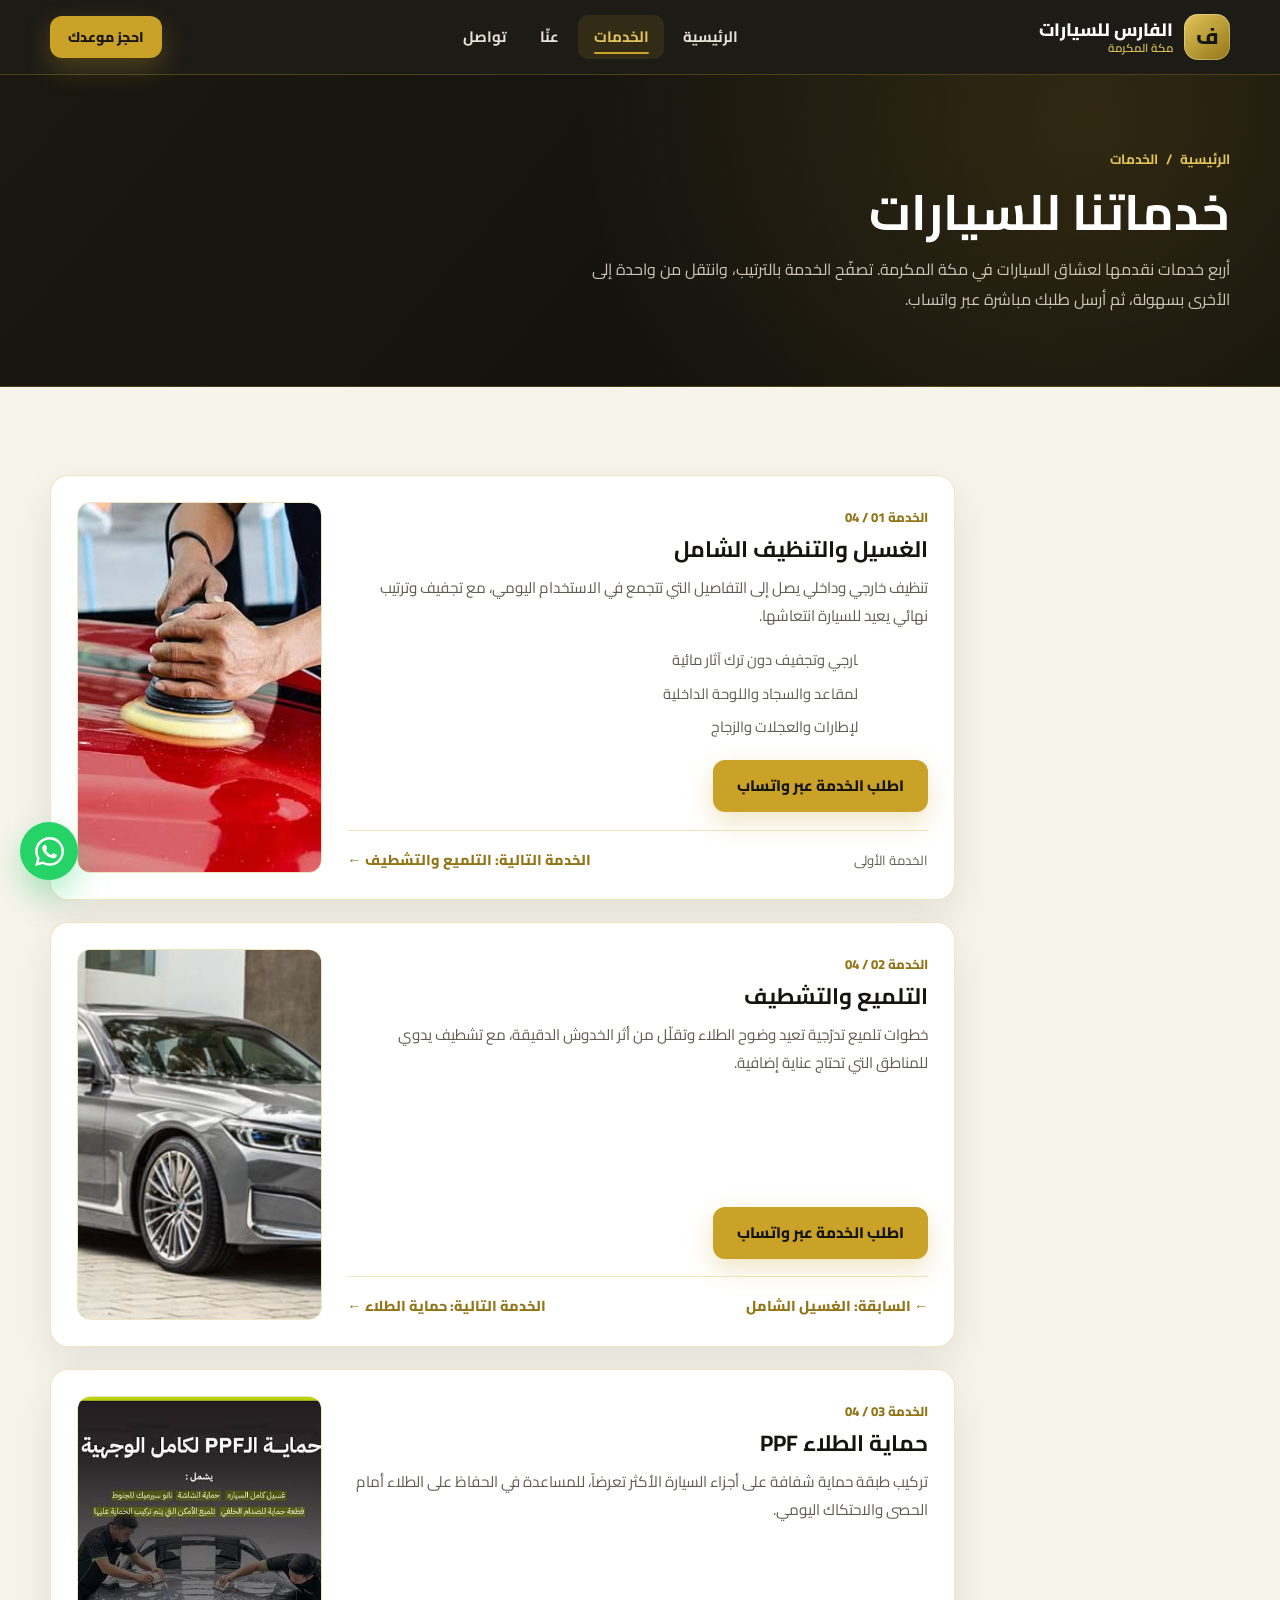
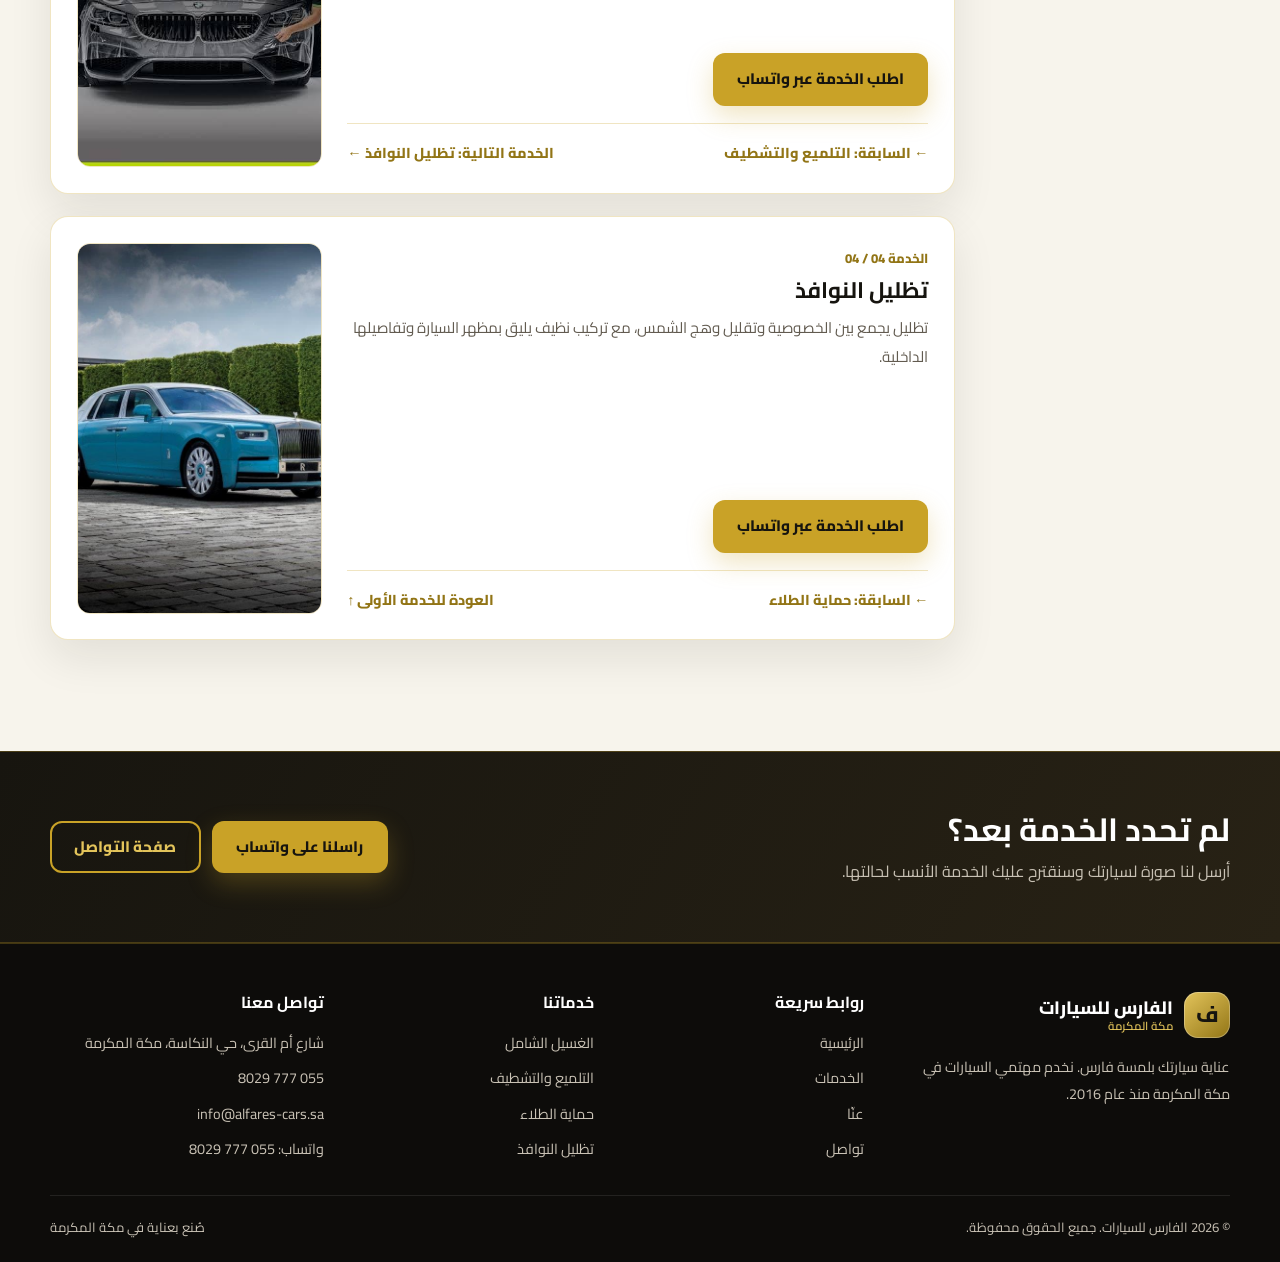
<file: services.html>
<!DOCTYPE html>
<html lang="ar" dir="rtl">
<head>
    <meta charset="UTF-8">
    <meta name="viewport" content="width=device-width, initial-scale=1.0">
    <title>الخدمات | الفارس للسيارات — مكة المكرمة</title>
    <meta name="description" content="خدمات الفارس للسيارات في مكة المكرمة: الغسيل الشامل، التلميع والتشطيف، حماية الطلاء PPF، وتظليل النوافذ. انتقل بين الخدمات واحجز عبر واتساب.">
    <link rel="icon" href="data:image/svg+xml,<svg xmlns='http://www.w3.org/2000/svg' viewBox='0 0 64 64'><rect width='64' height='64' rx='14' fill='%23C9A227'/><text x='50%25' y='55%25' font-size='36' font-family='Arial' font-weight='bold' text-anchor='middle' fill='%2316140F'>F</text></svg>">
    <link rel="stylesheet" href="style.css">
</head>
<body>
    <a class="skip-link" href="#main">تخطَّ إلى المحتوى</a>

    <!-- الترويسة المشتركة -->
    <header class="site-header">
        <div class="container header-inner">
            <a class="brand" href="index.html" aria-label="الفارس للسيارات — الصفحة الرئيسية">
                <span class="brand-mark" aria-hidden="true">ف</span>
                <span class="brand-text">
                    <span class="brand-name">الفارس للسيارات</span>
                    <span class="brand-sub">مكة المكرمة</span>
                </span>
            </a>

            <nav class="nav" aria-label="التنقل الرئيسي">
                <a href="index.html">الرئيسية</a>
                <a href="services.html" aria-current="page">الخدمات</a>
                <a href="about.html">عنّا</a>
                <a href="contact.html">تواصل</a>
            </nav>

            <a class="btn btn--primary header-cta" href="https://wa.me/966557778029?text=%d9%85%d8%b1%d8%ad%d8%a8%d8%a7%d9%8b+%d8%a7%d9%84%d9%81%d8%a7%d8%b1%d8%b3+%d9%84%d9%84%d8%b3%d9%8a%d8%a7%d8%b1%d8%a7%d8%aa%d8%8c+%d8%a3%d9%88%d8%af+%d9%85%d8%b9%d8%b1%d9%81%d8%a9+%d8%a7%d9%84%d9%85%d8%b2%d9%8a%d8%af+%d8%b9%d9%86+%d8%ae%d8%af%d9%85%d8%a7%d8%aa%d9%83%d9%85.">احجز موعدك</a>

            <details class="mobile-menu">
                <summary>
                    <span class="hamburger" aria-hidden="true"><span></span><span></span><span></span></span>
                    القائمة
                </summary>
                <nav class="mobile-links" aria-label="تنقل الجوال">
                    <a href="index.html">الرئيسية</a>
                    <a href="services.html" aria-current="page">الخدمات</a>
                    <a href="about.html">عنّا</a>
                    <a href="contact.html">تواصل</a>
                    <a href="https://wa.me/966557778029?text=%d9%85%d8%b1%d8%ad%d8%a8%d8%a7%d9%8b+%d8%a7%d9%84%d9%81%d8%a7%d8%b1%d8%b3+%d9%84%d9%84%d8%b3%d9%8a%d8%a7%d8%b1%d8%a7%d8%aa%d8%8c+%d8%a3%d9%88%d8%af+%d9%85%d8%b9%d8%b1%d9%81%d8%a9+%d8%a7%d9%84%d9%85%d8%b2%d9%8a%d8%af+%d8%b9%d9%86+%d8%ae%d8%af%d9%85%d8%a7%d8%aa%d9%83%d9%85.">واتساب</a>
                </nav>
            </details>
        </div>
    </header>

    <main id="main">
        <section class="page-banner" aria-labelledby="page-title">
            <div class="container">
                <div class="breadcrumb"><a href="index.html">الرئيسية</a><span aria-hidden="true">/</span><span>الخدمات</span></div>
                <h1 id="page-title">خدماتنا للسيارات</h1>
                <p>أربع خدمات نقدمها لعشاق السيارات في مكة المكرمة. تصفّح الخدمة بالترتيب، وانتقل من واحدة إلى الأخرى بسهولة، ثم أرسل طلبك مباشرة عبر واتساب.</p>
            </div>
        </section>

        <section class="section" aria-label="قائمة الخدمات">
            <div class="container services-layout">
                <!-- تنقل داخلي بين الخدمات -->
                <aside class="service-nav" aria-label="التنقل بين الخدمات">
                    <h2>قائمة الخدمات</h2>
                    <ul>
                        <li><a href="#wash">01 — الغسيل الشامل</a></li>
                        <li><a href="#polish">02 — التلميع والتشطيف</a></li>
                        <li><a href="#ppf">03 — حماية الطلاء</a></li>
                        <li><a href="#tint">04 — تظليل النوافذ</a></li>
                    </ul>
                    <a class="btn btn--dark" href="https://wa.me/966557778029?text=%d9%85%d8%b1%d8%ad%d8%a8%d8%a7%d9%8b+%d8%a7%d9%84%d9%81%d8%a7%d8%b1%d8%b3+%d9%84%d9%84%d8%b3%d9%8a%d8%a7%d8%b1%d8%a7%d8%aa%d8%8c+%d8%a3%d9%88%d8%af+%d8%a7%d9%84%d8%a7%d8%b3%d8%aa%d9%81%d8%b3%d8%a7%d8%b1+%d8%b9%d9%86+%d9%85%d9%88%d8%b9%d8%af.">اسأل عن موعد</a>
                </aside>

                <div class="services-list">
                    <!-- الخدمة 1 -->
                    <article class="service-card" id="wash" aria-labelledby="wash-title">
                        <div class="service-card__body">
                            <span class="service-number">الخدمة 01 / 04</span>
                            <h3 id="wash-title">الغسيل والتنظيف الشامل</h3>
                            <p>تنظيف خارجي وداخلي يصل إلى التفاصيل التي تتجمع في الاستخدام اليومي، مع تجفيف وترتيب نهائي يعيد للسيارة انتعاشها.</p>
                            <ul class="service-points">
                                <li>غسيل خارجي وتجفيف دون ترك آثار مائية</li>
                                <li>تنظيف المقاعد والسجاد واللوحة الداخلية</li>
                                <li>تنظيف الإطارات والعجلات والزجاج</li>
                            </ul>
                            <a class="btn btn--primary" href="https://wa.me/966557778029?text=%d9%85%d8%b1%d8%ad%d8%a8%d8%a7%d9%8b+%d8%a7%d9%84%d9%81%d8%a7%d8%b1%d8%b3+%d9%84%d9%84%d8%b3%d9%8a%d8%a7%d8%b1%d8%a7%d8%aa%d8%8c+%d8%a3%d9%88%d8%af+%d8%ad%d8%ac%d8%b2+%d8%ae%d8%af%d9%85%d8%a9%3a+%d8%a7%d9%84%d8%ba%d8%b3%d9%8a%d9%84+%d9%88%d8%a7%d9%84%d8%aa%d9%86%d8%b8%d9%8a%d9%81+%d8%a7%d9%84%d8%b4%d8%a7%d9%85%d9%84.">اطلب الخدمة عبر واتساب</a>
                            <div class="service-pager">
                                <span>الخدمة الأولى</span>
                                <a href="#polish">الخدمة التالية: التلميع والتشطيف ←</a>
                            </div>
                        </div>
                        <img src="123.jpg" alt="جلسة غسيل وتنظيف شامل للسيارة" loading="lazy" width="600" height="700">
                    </article>

                    <!-- الخدمة 2 -->
                    <article class="service-card" id="polish" aria-labelledby="polish-title">
                        <div class="service-card__body">
                            <span class="service-number">الخدمة 02 / 04</span>
                            <h3 id="polish-title">التلميع والتشطيف</h3>
                            <p>خطوات تلميع تدرّجية تعيد وضوح الطلاء وتقلّل من أثر الخدوش الدقيقة، مع تشطيف يدوي للمناطق التي تحتاج عناية إضافية.</p>
                            <ul class="service-points">
                                <li>تقييم حالة الطلاء قبل بدء العمل</li>
                                <li>تلميع متدرّج حسب نوع الدهان</li>
                                <li>تشطيف وحماية نهائية للسطح</li>
                            </ul>
                            <a class="btn btn--primary" href="https://wa.me/966557778029?text=%d9%85%d8%b1%d8%ad%d8%a8%d8%a7%d9%8b+%d8%a7%d9%84%d9%81%d8%a7%d8%b1%d8%b3+%d9%84%d9%84%d8%b3%d9%8a%d8%a7%d8%b1%d8%a7%d8%aa%d8%8c+%d8%a3%d9%88%d8%af+%d8%ad%d8%ac%d8%b2+%d8%ae%d8%af%d9%85%d8%a9%3a+%d8%a7%d9%84%d8%aa%d9%84%d9%85%d9%8a%d8%b9+%d9%88%d8%a7%d9%84%d8%aa%d8%b4%d8%b7%d9%8a%d9%81.">اطلب الخدمة عبر واتساب</a>
                            <div class="service-pager">
                                <a href="#wash">← السابقة: الغسيل الشامل</a>
                                <a href="#ppf">الخدمة التالية: حماية الطلاء ←</a>
                            </div>
                        </div>
                        <img src="bmw.jpg" alt="سيارة بعد جلسة تلميع وتشطيف الطلاء" loading="lazy" width="600" height="700">
                    </article>

                    <!-- الخدمة 3 -->
                    <article class="service-card" id="ppf" aria-labelledby="ppf-title">
                        <div class="service-card__body">
                            <span class="service-number">الخدمة 03 / 04</span>
                            <h3 id="ppf-title">حماية الطلاء PPF</h3>
                            <p>تركيب طبقة حماية شفافة على أجزاء السيارة الأكثر تعرضاً، للمساعدة في الحفاظ على الطلاء أمام الحصى والاحتكاك اليومي.</p>
                            <ul class="service-points">
                                <li>تغطية مقدمة السيارة والأجزاء المعرضة</li>
                                <li>تركيب دقيق مع قصّ حسب شكل السيارة</li>
                                <li>لمسة نهائية متناسقة مع لون السيارة</li>
                            </ul>
                            <a class="btn btn--primary" href="https://wa.me/966557778029?text=%d9%85%d8%b1%d8%ad%d8%a8%d8%a7%d9%8b+%d8%a7%d9%84%d9%81%d8%a7%d8%b1%d8%b3+%d9%84%d9%84%d8%b3%d9%8a%d8%a7%d8%b1%d8%a7%d8%aa%d8%8c+%d8%a3%d9%88%d8%af+%d8%ad%d8%ac%d8%b2+%d8%ae%d8%af%d9%85%d8%a9%3a+%d8%ad%d9%85%d8%a7%d9%8a%d8%a9+%d8%a7%d9%84%d8%b7%d9%84%d8%a7%d8%a1+PPF.">اطلب الخدمة عبر واتساب</a>
                            <div class="service-pager">
                                <a href="#polish">← السابقة: التلميع والتشطيف</a>
                                <a href="#tint">الخدمة التالية: تظليل النوافذ ←</a>
                            </div>
                        </div>
                        <img src="ppf.jpg" alt="تركيب طبقة حماية شفافة على طلاء السيارة" loading="lazy" width="600" height="700">
                    </article>

                    <!-- الخدمة 4 -->
                    <article class="service-card" id="tint" aria-labelledby="tint-title">
                        <div class="service-card__body">
                            <span class="service-number">الخدمة 04 / 04</span>
                            <h3 id="tint-title">تظليل النوافذ</h3>
                            <p>تظليل يجمع بين الخصوصية وتقليل وهج الشمس، مع تركيب نظيف يليق بمظهر السيارة وتفاصيلها الداخلية.</p>
                            <ul class="service-points">
                                <li>اختيار درجة التظليل المناسبة لاستخدامك</li>
                                <li>تركيب دون فقاعات أو آثار لاصقة</li>
                                <li>تنظيف الزجاج قبل التسليم</li>
                            </ul>
                            <a class="btn btn--primary" href="https://wa.me/966557778029?text=%d9%85%d8%b1%d8%ad%d8%a8%d8%a7%d9%8b+%d8%a7%d9%84%d9%81%d8%a7%d8%b1%d8%b3+%d9%84%d9%84%d8%b3%d9%8a%d8%a7%d8%b1%d8%a7%d8%aa%d8%8c+%d8%a3%d9%88%d8%af+%d8%ad%d8%ac%d8%b2+%d8%ae%d8%af%d9%85%d8%a9%3a+%d8%aa%d8%b8%d9%84%d9%8a%d9%84+%d8%a7%d9%84%d9%86%d9%88%d8%a7%d9%81%d8%b0.">اطلب الخدمة عبر واتساب</a>
                            <div class="service-pager">
                                <a href="#ppf">← السابقة: حماية الطلاء</a>
                                <a href="#wash">العودة للخدمة الأولى ↑</a>
                            </div>
                        </div>
                        <img src="rols.jpg" alt="سيارة بتظليل نوافذ بعد العناية بها" loading="lazy" width="600" height="700">
                    </article>
                </div>
            </div>
        </section>

        <section class="cta-band" aria-label="احجز خدمتك">
            <div class="container cta-inner">
                <div>
                    <h2>لم تحدد الخدمة بعد؟</h2>
                    <p>أرسل لنا صورة لسيارتك وسنقترح عليك الخدمة الأنسب لحالتها.</p>
                </div>
                <div class="cta-actions">
                    <a class="btn btn--primary" href="https://wa.me/966557778029?text=%d9%85%d8%b1%d8%ad%d8%a8%d8%a7%d9%8b+%d8%a7%d9%84%d9%81%d8%a7%d8%b1%d8%b3+%d9%84%d9%84%d8%b3%d9%8a%d8%a7%d8%b1%d8%a7%d8%aa%d8%8c+%d8%a3%d9%88%d8%af+%d8%a7%d9%84%d8%a7%d8%b3%d8%aa%d9%81%d8%b3%d8%a7%d8%b1+%d8%b9%d9%86+%d9%85%d9%88%d8%b9%d8%af.">راسلنا على واتساب</a>
                    <a class="btn btn--outline" href="contact.html">صفحة التواصل</a>
                </div>
            </div>
        </section>
    </main>

    <!-- التذييل المشترك -->
    <footer class="site-footer">
        <div class="container">
            <div class="footer-grid">
                <div class="footer-about">
                    <a class="brand" href="index.html" aria-label="الفارس للسيارات — الرئيسية">
                        <span class="brand-mark" aria-hidden="true">ف</span>
                        <span class="brand-text">
                            <span class="brand-name">الفارس للسيارات</span>
                            <span class="brand-sub">مكة المكرمة</span>
                        </span>
                    </a>
                    <p>عناية سيارتك بلمسة فارس. نخدم مهتمي السيارات في مكة المكرمة منذ عام 2016.</p>
                </div>

                <div>
                    <h2 class="footer-title">روابط سريعة</h2>
                    <nav class="footer-links" aria-label="روابط التذييل">
                        <a href="index.html">الرئيسية</a>
                        <a href="services.html">الخدمات</a>
                        <a href="about.html">عنّا</a>
                        <a href="contact.html">تواصل</a>
                    </nav>
                </div>

                <div>
                    <h2 class="footer-title">خدماتنا</h2>
                    <nav class="footer-links" aria-label="روابط الخدمات">
                        <a href="services.html#wash">الغسيل الشامل</a>
                        <a href="services.html#polish">التلميع والتشطيف</a>
                        <a href="services.html#ppf">حماية الطلاء</a>
                        <a href="services.html#tint">تظليل النوافذ</a>
                    </nav>
                </div>

                <div>
                    <h2 class="footer-title">تواصل معنا</h2>
                    <div class="footer-contact">
                        <span>شارع أم القرى، حي النكاسة، مكة المكرمة</span>
                        <a href="tel:+966557778029">055 777 8029</a>
                        <a href="mailto:info@alfares-cars.sa">info@alfares-cars.sa</a>
                        <a href="https://wa.me/966557778029?text=%d9%85%d8%b1%d8%ad%d8%a8%d8%a7%d9%8b+%d8%a7%d9%84%d9%81%d8%a7%d8%b1%d8%b3+%d9%84%d9%84%d8%b3%d9%8a%d8%a7%d8%b1%d8%a7%d8%aa%d8%8c+%d8%a3%d9%88%d8%af+%d9%85%d8%b9%d8%b1%d9%81%d8%a9+%d8%a7%d9%84%d9%85%d8%b2%d9%8a%d8%af+%d8%b9%d9%86+%d8%ae%d8%af%d9%85%d8%a7%d8%aa%d9%83%d9%85.">واتساب: 055 777 8029</a>
                    </div>
                </div>
            </div>

            <div class="footer-bottom">
                <span>© 2026 الفارس للسيارات. جميع الحقوق محفوظة.</span>
                <span>صُنع بعناية في مكة المكرمة</span>
            </div>
        </div>
    </footer>

    <!-- زر واتساب الثابت -->
    <a class="whatsapp-fab" href="https://wa.me/966557778029?text=%d9%85%d8%b1%d8%ad%d8%a8%d8%a7%d9%8b+%d8%a7%d9%84%d9%81%d8%a7%d8%b1%d8%b3+%d9%84%d9%84%d8%b3%d9%8a%d8%a7%d8%b1%d8%a7%d8%aa%d8%8c+%d8%a3%d9%88%d8%af+%d9%85%d8%b9%d8%b1%d9%81%d8%a9+%d8%a7%d9%84%d9%85%d8%b2%d9%8a%d8%af+%d8%b9%d9%86+%d8%ae%d8%af%d9%85%d8%a7%d8%aa%d9%83%d9%85." target="_blank" rel="noopener noreferrer" aria-label="تواصل مع الفارس للسيارات عبر واتساب" title="تواصل معنا عبر واتساب">
        <svg viewBox="0 0 24 24" aria-hidden="true"><path d="M17.472 14.382c-.297-.149-1.758-.867-2.03-.967-.273-.099-.471-.148-.67.15-.197.297-.767.966-.94 1.164-.173.199-.347.223-.644.075-.297-.15-1.255-.463-2.39-1.475-.883-.788-1.48-1.761-1.653-2.059-.173-.297-.018-.458.13-.606.134-.133.298-.347.446-.52.149-.174.198-.298.298-.498.099-.197.05-.371-.025-.52-.075-.149-.669-1.612-.916-2.207-.242-.579-.487-.5-.669-.51l-.57-.01c-.198 0-.52.074-.792.372-.272.297-1.04 1.016-1.04 2.479 0 1.462 1.065 2.875 1.213 3.074.149.198 2.096 3.2 5.077 4.487.709.306 1.262.489 1.694.625.712.227 1.36.195 1.871.118.571-.085 1.758-.719 2.006-1.413.248-.694.248-1.289.173-1.413-.074-.124-.272-.198-.57-.347m-5.421 7.403h-.004a9.87 9.87 0 0 1-5.031-1.378l-.361-.214-3.741.982.998-3.648-.235-.374a9.86 9.86 0 0 1-1.51-5.26c.001-5.45 4.436-9.884 9.888-9.884 2.64 0 5.122 1.03 6.988 2.898a9.825 9.825 0 0 1 2.893 6.994c-.003 5.45-4.437 9.884-9.885 9.884m8.413-18.297A11.815 11.815 0 0 0 12.05 0C5.495 0 .16 5.335.157 11.892c0 2.096.547 4.142 1.588 5.945L.057 24l6.305-1.654a11.882 11.882 0 0 0 5.683 1.448h.005c6.554 0 11.89-5.335 11.893-11.893a11.821 11.821 0 0 0-3.48-8.413Z"/></svg>
    </a>
</body>
</html>
</file>
<file: style.css>
/* ============================================================
   الفارس للسيارات — ملف التنسيق المشترك
   عربي RTL كامل باستخدام الخصائص المنطقية (logical properties)
   ============================================================ */

@import url('https://fonts.googleapis.com/css2?family=Cairo:wght@400;600;700;800&display=swap');

:root {
    --gold: #C9A227;
    --gold-light: #E3C45B;
    --gold-deep: #927516;
    --ink: #16140F;
    --ink-soft: #211E17;
    --cream: #F7F4EC;
    --paper: #FFFFFF;
    --muted: #625B50;
    --line: rgba(201, 162, 39, 0.28);
    --shadow: 0 18px 44px rgba(22, 20, 15, 0.09);
    --radius: 18px;
    --max-width: 1180px;
    --header-height: 74px;
}

/* ---------- أساسيات ---------- */
*,
*::before,
*::after {
    box-sizing: border-box;
}

html {
    scroll-behavior: smooth;
    scroll-padding-block-start: calc(var(--header-height) + 18px);
}

body {
    margin: 0;
    font-family: 'Cairo', 'Segoe UI', Tahoma, sans-serif;
    font-size: 16px;
    line-height: 1.85;
    background-color: var(--cream);
    color: var(--ink);
    -webkit-font-smoothing: antialiased;
}

img {
    display: block;
    max-inline-size: 100%;
    block-size: auto;
}

a {
    color: inherit;
    text-decoration: none;
}

ul {
    margin-block: 0;
}

button,
input,
select,
textarea {
    font: inherit;
}

:focus-visible {
    outline: 3px solid var(--gold);
    outline-offset: 3px;
}

h1, h2, h3, h4 {
    line-height: 1.35;
    margin-block-start: 0;
}

p {
    margin-block-start: 0;
}

.container {
    inline-size: min(100% - 2.5rem, var(--max-width));
    margin-inline: auto;
}

.skip-link {
    position: absolute;
    inset-block-start: -100px;
    inset-inline-start: 1rem;
    z-index: 200;
    background: var(--gold);
    color: var(--ink);
    padding: 0.65rem 1.1rem;
    border-radius: 10px;
    font-weight: 800;
}

.skip-link:focus {
    inset-block-start: 1rem;
}

/* ---------- أزرار ---------- */
.btn {
    display: inline-flex;
    align-items: center;
    justify-content: center;
    gap: 0.55rem;
    padding: 0.75rem 1.4rem;
    border-radius: 12px;
    font-weight: 800;
    font-size: 0.95rem;
    line-height: 1.6;
    border: 2px solid transparent;
    transition: transform 0.22s ease, background-color 0.22s ease, color 0.22s ease, box-shadow 0.22s ease;
}

.btn:hover {
    transform: translateY(-2px);
}

.btn--primary {
    background: var(--gold);
    color: var(--ink);
    box-shadow: 0 10px 26px rgba(201, 162, 39, 0.28);
}

.btn--primary:hover {
    background: var(--gold-light);
}

.btn--outline {
    border-color: var(--gold);
    color: var(--gold-light);
    background: transparent;
}

.btn--outline:hover {
    background: var(--gold);
    color: var(--ink);
}

.btn--dark {
    background: var(--ink);
    color: var(--gold-light);
}

.btn--dark:hover {
    background: var(--ink-soft);
}

/* ---------- الترويسة والتنقل ---------- */
.site-header {
    position: sticky;
    inset-block-start: 0;
    z-index: 90;
    background: rgba(22, 20, 15, 0.97);
    border-block-end: 1px solid var(--line);
    backdrop-filter: blur(12px);
}

.header-inner {
    display: flex;
    align-items: center;
    justify-content: space-between;
    gap: 1rem;
    min-block-size: var(--header-height);
}

.brand {
    display: inline-flex;
    align-items: center;
    gap: 0.7rem;
    flex-shrink: 0;
}

.brand-mark {
    inline-size: 46px;
    block-size: 46px;
    border-radius: 14px;
    display: grid;
    place-items: center;
    background: linear-gradient(140deg, var(--gold-light), var(--gold-deep));
    color: var(--ink);
    font-weight: 800;
    font-size: 1.35rem;
    box-shadow: inset 0 0 0 1px rgba(255, 255, 255, 0.28);
}

.brand-text {
    display: flex;
    flex-direction: column;
    line-height: 1.25;
}

.brand-name {
    color: #fff;
    font-weight: 800;
    font-size: 1.12rem;
}

.brand-sub {
    color: var(--gold-light);
    font-size: 0.72rem;
    font-weight: 600;
}

.nav {
    display: flex;
    align-items: center;
    gap: 0.25rem;
}

.nav a {
    position: relative;
    display: inline-block;
    padding: 0.5rem 0.95rem;
    border-radius: 10px;
    color: #E8E2D6;
    font-weight: 700;
    font-size: 0.94rem;
    transition: color 0.2s ease, background-color 0.2s ease;
}

.nav a:hover,
.nav a[aria-current="page"] {
    color: var(--gold-light);
    background: rgba(201, 162, 39, 0.12);
}

.nav a[aria-current="page"]::after {
    content: "";
    position: absolute;
    inset-inline: 0.95rem;
    inset-block-end: 0.28rem;
    block-size: 2px;
    border-radius: 2px;
    background: var(--gold);
}

.header-cta {
    padding: 0.5rem 1rem;
    font-size: 0.88rem;
}

.mobile-menu {
    display: none;
    position: relative;
}

.mobile-menu summary {
    list-style: none;
    cursor: pointer;
    display: inline-flex;
    align-items: center;
    gap: 0.6rem;
    padding: 0.55rem 0.85rem;
    border-radius: 11px;
    border: 1px solid var(--line);
    color: #fff;
    font-weight: 700;
    font-size: 0.9rem;
}

.mobile-menu summary::-webkit-details-marker {
    display: none;
}

.hamburger {
    inline-size: 18px;
    block-size: 14px;
    display: grid;
    gap: 3px;
}

.hamburger span {
    display: block;
    block-size: 2px;
    background: currentColor;
    border-radius: 2px;
}

.mobile-links {
    position: absolute;
    inset-block-start: calc(100% + 0.7rem);
    inset-inline-end: 0;
    z-index: 95;
    min-inline-size: 210px;
    display: grid;
    gap: 0.2rem;
    padding: 0.5rem;
    border-radius: 14px;
    border: 1px solid var(--line);
    background: var(--ink-soft);
    box-shadow: var(--shadow);
}

.mobile-links a {
    padding: 0.6rem 0.8rem;
    border-radius: 9px;
    color: #E8E2D6;
    font-weight: 700;
    font-size: 0.92rem;
}

.mobile-links a:hover,
.mobile-links a[aria-current="page"] {
    color: var(--gold-light);
    background: rgba(201, 162, 39, 0.14);
}

/* ---------- أقسام عامة ---------- */
.section {
    padding-block: clamp(3.5rem, 7vw, 5.5rem);
}

.section--paper {
    background: var(--paper);
}

.section--dark {
    background: var(--ink);
    color: #fff;
}

.section-head {
    max-inline-size: 44rem;
    margin-block-end: 2.3rem;
}

.section-head--center {
    margin-inline: auto;
    text-align: center;
}

.section-kicker {
    display: inline-flex;
    align-items: center;
    gap: 0.5rem;
    color: var(--gold-deep);
    font-weight: 800;
    font-size: 0.85rem;
}

.section-kicker::before {
    content: "";
    inline-size: 26px;
    block-size: 2px;
    background: currentColor;
}

.section--dark .section-kicker {
    color: var(--gold-light);
}

.section-title {
    margin-block: 0.55rem 0.8rem;
    font-size: clamp(1.7rem, 3.4vw, 2.4rem);
    font-weight: 800;
}

.section-lead {
    color: var(--muted);
    margin-block-end: 0;
}

.section--dark .section-lead {
    color: #C8C1B4;
}

.grid {
    display: grid;
    gap: 1.25rem;
}

.grid--3 {
    grid-template-columns: repeat(3, minmax(0, 1fr));
}

.grid--4 {
    grid-template-columns: repeat(4, minmax(0, 1fr));
}

/* ---------- الواجهة الرئيسية ---------- */
.hero {
    position: relative;
    overflow: hidden;
    color: #fff;
    background:
        radial-gradient(circle at 18% 22%, rgba(201, 162, 39, 0.18), transparent 42%),
        linear-gradient(135deg, #1B1811 0%, #100F0C 72%);
    border-block-end: 1px solid var(--line);
}

.hero::before {
    content: "";
    position: absolute;
    inset: 0;
    pointer-events: none;
    opacity: 0.5;
    background-image:
        linear-gradient(rgba(255,255,255,0.035) 1px, transparent 1px),
        linear-gradient(90deg, rgba(255,255,255,0.035) 1px, transparent 1px);
    background-size: 48px 48px;
}

.hero-inner {
    position: relative;
    display: grid;
    grid-template-columns: 1.08fr 0.92fr;
    align-items: center;
    gap: clamp(2rem, 5vw, 4.5rem);
    padding-block: clamp(3.5rem, 8vw, 6rem);
}

.eyebrow {
    display: inline-flex;
    align-items: center;
    gap: 0.55rem;
    color: var(--gold-light);
    font-weight: 800;
    font-size: 0.88rem;
}

.eyebrow::before {
    content: "";
    inline-size: 28px;
    block-size: 2px;
    background: currentColor;
}

.hero h1 {
    margin-block: 0.8rem 1rem;
    font-size: clamp(2.1rem, 5.2vw, 3.75rem);
    font-weight: 800;
    line-height: 1.28;
}

.hero h1 span {
    color: var(--gold-light);
}

.hero-lead {
    max-inline-size: 35rem;
    color: #CDC6B8;
    font-size: 1.05rem;
}

.hero-actions {
    display: flex;
    flex-wrap: wrap;
    gap: 0.8rem;
    margin-block-start: 1.8rem;
}

.hero-note {
    display: flex;
    align-items: center;
    gap: 0.6rem;
    margin-block-start: 1.6rem;
    color: #AFA796;
    font-size: 0.88rem;
}

.hero-note span {
    color: var(--gold-light);
    font-weight: 800;
}

.hero-visual {
    position: relative;
    padding: 0.9rem;
}

.hero-visual::before {
    content: "";
    position: absolute;
    inset-block-start: 0;
    inset-inline-start: 0;
    inline-size: 72%;
    block-size: 72%;
    border: 1px solid var(--gold);
    border-radius: 22px;
    opacity: 0.75;
}

.hero-visual img {
    position: relative;
    inline-size: 100%;
    aspect-ratio: 4 / 3.4;
    object-fit: cover;
    border-radius: 20px;
    border: 1px solid var(--line);
    box-shadow: 0 26px 60px rgba(0, 0, 0, 0.45);
}

.hero-badge {
    position: absolute;
    inset-block-end: -0.9rem;
    inset-inline-start: -0.6rem;
    display: grid;
    gap: 0;
    padding: 0.8rem 1.15rem;
    border-radius: 14px;
    background: var(--gold);
    color: var(--ink);
    font-weight: 800;
    font-size: 0.92rem;
    line-height: 1.5;
    box-shadow: 0 14px 30px rgba(0, 0, 0, 0.35);
    text-align: center;
}

.hero-badge small {
    display: block;
    font-size: 0.75rem;
    font-weight: 700;
}

/* ---------- المميزات ---------- */
.feature {
    position: relative;
    overflow: hidden;
    padding: 1.9rem;
    border-radius: var(--radius);
    background: var(--paper);
    border: 1px solid var(--line);
    box-shadow: var(--shadow);
    transition: transform 0.25s ease, box-shadow 0.25s ease;
}

.feature:hover {
    transform: translateY(-5px);
    box-shadow: 0 24px 48px rgba(22, 20, 15, 0.14);
}

.feature::before {
    content: "";
    position: absolute;
    inset-block-start: 0;
    inset-inline: 0;
    block-size: 4px;
    background: linear-gradient(90deg, var(--gold-deep), var(--gold-light));
}

.feature-icon {
    inline-size: 54px;
    block-size: 54px;
    display: grid;
    place-items: center;
    border-radius: 15px;
    background: rgba(201, 162, 39, 0.13);
    color: var(--gold-deep);
    margin-block-end: 1.1rem;
}

.feature-icon svg {
    inline-size: 26px;
    block-size: 26px;
    fill: none;
    stroke: currentColor;
    stroke-width: 1.8;
    stroke-linecap: round;
    stroke-linejoin: round;
}

.feature h3 {
    margin-block-end: 0.55rem;
    font-size: 1.25rem;
}

.feature p {
    color: var(--muted);
    font-size: 0.95rem;
}

.link-more {
    display: inline-flex;
    align-items: center;
    gap: 0.45rem;
    margin-block-start: 0.3rem;
    color: var(--gold-deep);
    font-weight: 800;
    font-size: 0.92rem;
}

.link-more:hover {
    color: var(--ink);
}

/* ---------- معرض الصور ---------- */
.gallery-grid {
    display: grid;
    grid-template-columns: repeat(4, minmax(0, 1fr));
    gap: 1rem;
}

.gallery-item {
    position: relative;
    overflow: hidden;
    margin: 0;
    border-radius: 15px;
    background: #000;
    aspect-ratio: 4 / 3;
}

.gallery-item--wide {
    grid-column: span 2;
    grid-row: span 2;
}

.gallery-item img {
    inline-size: 100%;
    block-size: 100%;
    object-fit: cover;
    transition: transform 0.55s ease, opacity 0.35s ease;
}

.gallery-item:hover img {
    transform: scale(1.07);
    opacity: 0.88;
}

.gallery-item figcaption {
    position: absolute;
    inset-inline: 0;
    inset-block-end: 0;
    padding: 2.6rem 0.9rem 0.85rem;
    background: linear-gradient(transparent, rgba(0, 0, 0, 0.82));
    color: #fff;
    font-weight: 700;
    font-size: 0.9rem;
}

/* ---------- الآراء ---------- */
.review {
    padding: 1.7rem;
    border-radius: var(--radius);
    background: var(--paper);
    border: 1px solid var(--line);
    box-shadow: var(--shadow);
}

.review-stars {
    color: var(--gold);
    font-size: 1.05rem;
    letter-spacing: 0.16rem;
}

.review blockquote {
    margin: 0.7rem 0 0;
    color: var(--muted);
    font-size: 0.96rem;
}

.review-author {
    display: flex;
    align-items: center;
    gap: 0.8rem;
    margin-block-start: 1.2rem;
    padding-block-start: 1rem;
    border-block-start: 1px solid var(--line);
}

.avatar {
    inline-size: 44px;
    block-size: 44px;
    flex: none;
    display: grid;
    place-items: center;
    border-radius: 50%;
    background: var(--ink);
    color: var(--gold-light);
    font-weight: 800;
    font-size: 0.9rem;
}

.review-author strong {
    display: block;
    font-size: 0.95rem;
}

.review-author small {
    color: var(--muted);
    font-size: 0.78rem;
}

/* ---------- لافتة دعائية ---------- */
.cta-band {
    padding-block: clamp(2.5rem, 5vw, 3.5rem);
    color: #fff;
    background: linear-gradient(120deg, #17150F, #282215);
    border-block: 1px solid var(--line);
}

.cta-inner {
    display: flex;
    align-items: center;
    justify-content: space-between;
    gap: 1.5rem;
    flex-wrap: wrap;
}

.cta-inner h2 {
    margin-block-end: 0.35rem;
    font-size: clamp(1.4rem, 3vw, 2rem);
}

.cta-inner p {
    margin-block-end: 0;
    color: #C8C1B4;
}

.cta-actions {
    display: flex;
    flex-wrap: wrap;
    gap: 0.7rem;
}

/* ---------- رأس صفحات الموقع ---------- */
.page-banner {
    position: relative;
    overflow: hidden;
    padding-block: clamp(3rem, 6vw, 4.5rem);
    color: #fff;
    background:
        radial-gradient(circle at 85% 15%, rgba(201, 162, 39, 0.16), transparent 45%),
        linear-gradient(130deg, #1B1811, #100F0C);
    border-block-end: 1px solid var(--line);
}

.page-banner h1 {
    margin-block: 0.4rem 0.6rem;
    font-size: clamp(2rem, 4.6vw, 3.1rem);
}

.page-banner p {
    max-inline-size: 42rem;
    margin-block-end: 0;
    color: #CDC6B8;
}

.breadcrumb {
    display: flex;
    align-items: center;
    gap: 0.5rem;
    color: var(--gold-light);
    font-weight: 700;
    font-size: 0.85rem;
}

.breadcrumb a:hover {
    text-decoration: underline;
}

/* ---------- صفحة الخدمات ---------- */
.services-layout {
    display: grid;
    grid-template-columns: 235px minmax(0, 1fr);
    gap: 2.5rem;
    align-items: start;
}

.service-nav {
    position: sticky;
    inset-block-start: calc(var(--header-height) + 1.4rem);
    padding: 1.1rem;
    border-radius: var(--radius);
    background: var(--paper);
    border: 1px solid var(--line);
    box-shadow: var(--shadow);
}

.service-nav h2 {
    margin-block-end: 0.75rem;
    font-size: 1rem;
}

.service-nav ul {
    list-style: none;
    padding-inline-start: 0;
    display: grid;
    gap: 0.25rem;
}

.service-nav a {
    display: block;
    padding: 0.55rem 0.75rem;
    border-radius: 10px;
    border-inline-start: 3px solid transparent;
    color: var(--muted);
    font-size: 0.9rem;
    font-weight: 700;
    transition: color 0.2s ease, background-color 0.2s ease, border-color 0.2s ease;
}

.service-nav a:hover {
    color: var(--gold-deep);
    background: rgba(201, 162, 39, 0.1);
    border-inline-start-color: var(--gold);
}

.service-card {
    display: grid;
    grid-template-columns: minmax(0, 1fr) 245px;
    gap: 1.6rem;
    padding: 1.6rem;
    margin-block-end: 1.4rem;
    border-radius: var(--radius);
    background: var(--paper);
    border: 1px solid var(--line);
    box-shadow: var(--shadow);
    scroll-margin-block-start: calc(var(--header-height) + 1.2rem);
}

.service-card:target {
    border-color: var(--gold);
    box-shadow: 0 0 0 3px rgba(201, 162, 39, 0.2), var(--shadow);
}

.service-number {
    display: inline-block;
    color: var(--gold-deep);
    font-weight: 800;
    font-size: 0.82rem;
    margin-block-end: 0.3rem;
}

.service-card h3 {
    margin-block-end: 0.6rem;
    font-size: 1.4rem;
}

.service-card p {
    color: var(--muted);
    font-size: 0.95rem;
}

.service-points {
    list-style: none;
    padding-inline-start: 0;
    display: grid;
    gap: 0.4rem;
    margin-block: 1rem 1.2rem;
}

.service-points li {
    position: relative;
    padding-inline-start: 1.55rem;
    color: var(--muted);
    font-size: 0.92rem;
}

.service-points li::before {
    content: "✓";
    position: absolute;
    inset-inline-start: 0;
    inset-block-start: 0;
    color: var(--gold-deep);
    font-weight: 800;
}

.service-card img {
    inline-size: 100%;
    block-size: 100%;
    min-block-size: 210px;
    object-fit: cover;
    border-radius: 13px;
    border: 1px solid var(--line);
}

.service-pager {
    display: flex;
    align-items: center;
    justify-content: space-between;
    gap: 1rem;
    flex-wrap: wrap;
    margin-block-start: 1.1rem;
    padding-block-start: 1rem;
    border-block-start: 1px solid var(--line);
}

.service-pager a {
    color: var(--gold-deep);
    font-weight: 800;
    font-size: 0.9rem;
}

.service-pager a:hover {
    color: var(--ink);
}

.service-pager span {
    color: var(--muted);
    font-size: 0.82rem;
}

/* ---------- صفحة عنّا ---------- */
.about-grid {
    display: grid;
    grid-template-columns: 0.95fr 1.05fr;
    gap: clamp(2rem, 5vw, 4rem);
    align-items: center;
}

.about-figure {
    position: relative;
    isolation: isolate;
    margin: 0;
}

.about-figure img {
    inline-size: 100%;
    aspect-ratio: 4 / 4.4;
    object-fit: cover;
    border-radius: 22px;
    border: 1px solid var(--line);
    box-shadow: var(--shadow);
}

.about-figure::before {
    content: "";
    position: absolute;
    inset-block-end: -0.85rem;
    inset-inline-end: -0.85rem;
    inline-size: 58%;
    block-size: 58%;
    border: 2px solid var(--gold);
    border-radius: 22px;
    z-index: -1;
}

.about-content p {
    color: var(--muted);
}

.stats-grid {
    display: grid;
    grid-template-columns: repeat(3, minmax(0, 1fr));
    gap: 1rem;
}

.stat {
    padding: 1.4rem;
    border-radius: var(--radius);
    background: var(--paper);
    border: 1px solid var(--line);
    text-align: center;
}

.stat strong {
    display: block;
    color: var(--gold-deep);
    font-size: clamp(1.7rem, 3.5vw, 2.3rem);
    line-height: 1.3;
}

.stat span {
    color: var(--muted);
    font-size: 0.9rem;
    font-weight: 700;
}

.values-list {
    list-style: none;
    padding-inline-start: 0;
    display: grid;
    gap: 0.9rem;
    margin-block-start: 1.3rem;
}

.values-list li {
    position: relative;
    padding-inline-start: 2rem;
    color: var(--muted);
}

.values-list li::before {
    content: "◆";
    position: absolute;
    inset-inline-start: 0;
    color: var(--gold);
}

.values-list strong {
    color: var(--ink);
}

/* ---------- صفحة تواصل ---------- */
.contact-grid {
    display: grid;
    grid-template-columns: repeat(3, minmax(0, 1fr));
    gap: 1.2rem;
}

.contact-card {
    padding: 1.6rem;
    border-radius: var(--radius);
    background: var(--paper);
    border: 1px solid var(--line);
    box-shadow: var(--shadow);
}

.contact-card .feature-icon {
    margin-block-end: 0.9rem;
}

.contact-card h2 {
    margin-block-end: 0.45rem;
    font-size: 1.15rem;
}

.contact-card p,
.contact-card a {
    color: var(--muted);
    font-size: 0.94rem;
}

.contact-card a:hover {
    color: var(--gold-deep);
}

.contact-details {
    display: grid;
    gap: 0.7rem;
}

.detail-row {
    display: flex;
    align-items: flex-start;
    gap: 0.8rem;
    padding-block: 0.7rem;
    border-block-end: 1px solid var(--line);
}

.detail-row:last-child {
    border-block-end: 0;
}

.detail-icon {
    inline-size: 38px;
    block-size: 38px;
    flex: none;
    display: grid;
    place-items: center;
    border-radius: 11px;
    background: rgba(201, 162, 39, 0.13);
    color: var(--gold-deep);
}

.detail-icon svg {
    inline-size: 19px;
    block-size: 19px;
    fill: none;
    stroke: currentColor;
    stroke-width: 1.9;
    stroke-linecap: round;
    stroke-linejoin: round;
}

.detail-row strong {
    display: block;
    font-size: 0.94rem;
}

.detail-row span,
.detail-row a {
    color: var(--muted);
    font-size: 0.88rem;
}

.service-shortcuts {
    display: grid;
    grid-template-columns: repeat(2, minmax(0, 1fr));
    gap: 0.8rem;
}

.service-shortcut {
    display: flex;
    align-items: center;
    justify-content: space-between;
    gap: 0.6rem;
    padding: 0.9rem 1.1rem;
    border-radius: 13px;
    background: var(--paper);
    border: 1px solid var(--line);
    font-weight: 800;
    font-size: 0.92rem;
    transition: transform 0.2s ease, border-color 0.2s ease;
}

.service-shortcut:hover {
    transform: translateY(-3px);
    border-color: var(--gold);
}

.service-shortcut small {
    color: var(--gold-deep);
    font-size: 1.1rem;
}

/* ---------- التذييل ---------- */
.site-footer {
    padding-block: 3rem 1.4rem;
    color: #C9C2B5;
    background: #0D0C0A;
    border-block-start: 1px solid var(--line);
}

.footer-grid {
    display: grid;
    grid-template-columns: 1.4fr 1fr 1fr 1.15fr;
    gap: 2rem;
}

.footer-about p {
    font-size: 0.9rem;
    margin-block: 1rem 0;
}

.footer-title {
    color: #fff;
    font-size: 1rem;
    margin-block-end: 1rem;
}

.footer-links,
.footer-contact {
    list-style: none;
    padding-inline-start: 0;
    display: grid;
    gap: 0.55rem;
    font-size: 0.9rem;
}

.footer-links a:hover,
.footer-contact a:hover {
    color: var(--gold-light);
}

.footer-bottom {
    display: flex;
    align-items: center;
    justify-content: space-between;
    gap: 1rem;
    flex-wrap: wrap;
    margin-block-start: 2rem;
    padding-block-start: 1.2rem;
    border-block-start: 1px solid rgba(255, 255, 255, 0.09);
    font-size: 0.82rem;
}

/* ---------- زر واتساب العائم ---------- */
.whatsapp-fab {
    position: fixed;
    inset-inline-end: 1.25rem;
    inset-block-end: 1.25rem;
    z-index: 120;
    inline-size: 58px;
    block-size: 58px;
    display: grid;
    place-items: center;
    border-radius: 50%;
    background: #25D366;
    color: #fff;
    box-shadow: 0 14px 32px rgba(37, 211, 102, 0.36);
    transition: transform 0.25s ease, box-shadow 0.25s ease;
}

.whatsapp-fab:hover {
    transform: translateY(-4px);
    box-shadow: 0 18px 38px rgba(37, 211, 102, 0.46);
}

.whatsapp-fab svg {
    inline-size: 29px;
    block-size: 29px;
    fill: currentColor;
}

/* ---------- تجاوب ---------- */
@media (max-width: 1020px) {
    .hero-inner,
    .about-grid {
        grid-template-columns: 1fr;
    }

    .hero-visual {
        max-inline-size: 620px;
    }

    .services-layout {
        grid-template-columns: 1fr;
        gap: 1.6rem;
    }

    .service-nav {
        position: static;
    }

    .service-nav ul {
        grid-auto-flow: column;
        grid-auto-columns: max-content;
        overflow-x: auto;
        padding-block-end: 0.4rem;
    }

    .footer-grid {
        grid-template-columns: repeat(2, minmax(0, 1fr));
    }
}

@media (max-width: 780px) {
    .nav,
    .header-cta {
        display: none;
    }

    .mobile-menu {
        display: block;
    }

    .grid--3,
    .contact-grid,
    .stats-grid {
        grid-template-columns: 1fr;
    }

    .gallery-grid {
        grid-template-columns: repeat(2, minmax(0, 1fr));
    }

    .gallery-item--wide {
        grid-column: span 2;
        grid-row: span 1;
    }

    .service-card {
        grid-template-columns: 1fr;
    }

    .service-card img {
        min-block-size: 200px;
        max-block-size: 260px;
        order: -1;
    }
}

@media (max-width: 560px) {
    body {
        font-size: 15px;
    }

    .container {
        inline-size: min(100% - 1.5rem, var(--max-width));
    }

    .brand-mark {
        inline-size: 40px;
        block-size: 40px;
    }

    .brand-name {
        font-size: 1rem;
    }

    .brand-sub {
        font-size: 0.66rem;
    }

    .hero-actions .btn,
    .cta-actions .btn {
        inline-size: 100%;
    }

    .hero-badge {
        inset-inline-start: 0;
        inset-block-end: -0.75rem;
    }

    .about-figure::before {
        display: none;
    }

    .service-shortcuts {
        grid-template-columns: 1fr;
    }

    .footer-grid {
        grid-template-columns: 1fr;
    }

    .whatsapp-fab {
        inset-inline-end: 1rem;
        inset-block-end: 1rem;
        inline-size: 52px;
        block-size: 52px;
    }

    .whatsapp-fab svg {
        inline-size: 25px;
        block-size: 25px;
    }
}

@media (prefers-reduced-motion: reduce) {
    html {
        scroll-behavior: auto;
    }

    *,
    *::before,
    *::after {
        transition-duration: 0.01ms !important;
        animation-duration: 0.01ms !important;
    }
}
</file>
